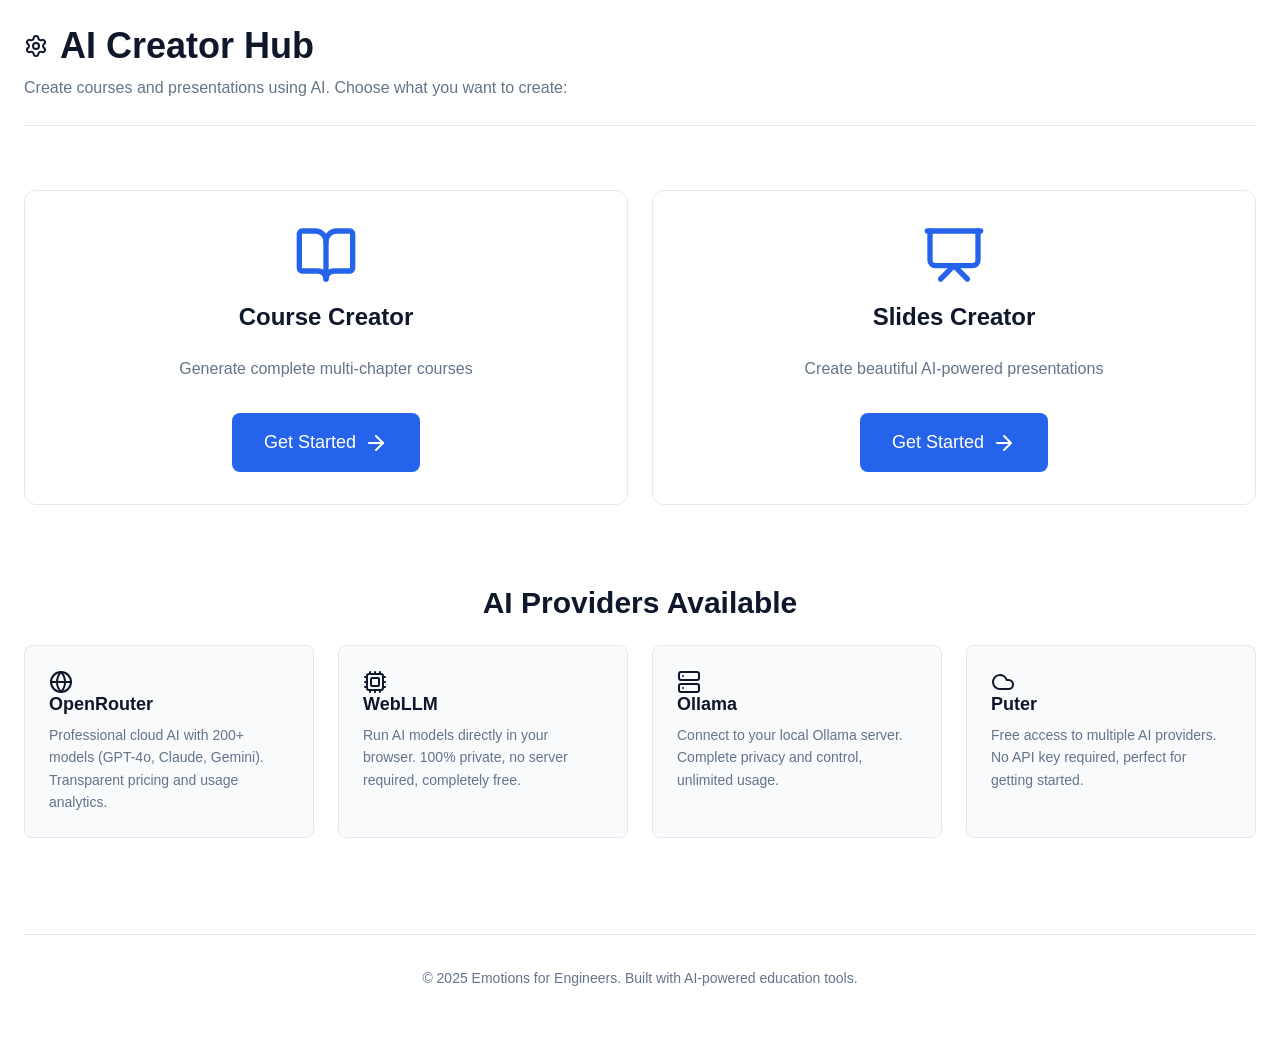
<file: creator/index.html>
<!DOCTYPE html>
<html lang="en">
<head>
  <meta charset="UTF-8">
  <meta name="viewport" content="width=device-width, initial-scale=1.0">
  <meta name="description" content="AI Creator Hub - Create courses and presentations using AI">
  <title>AI Creator Hub - Emotions for Engineers</title>
  <link rel="stylesheet" href="assets/css/themes/minimal-theme.css">
  <script src="assets/js/lucide/lucide.min.js"></script>
</head>
<body>
  <div class="container">
    <header>
      <h1>
        <i data-lucide="settings"></i>
        AI Creator Hub
      </h1>
      <p>Create courses and presentations using AI. Choose what you want to create:</p>
    </header>

    <main>
      <section class="section-sm">
        <div class="grid-2">
          <!-- Course Creator Card -->
          <div class="creator-card">
            <i data-lucide="book-open" class="card-icon"></i>
            <h2>Course Creator</h2>
            <p>Generate complete multi-chapter courses</p>
            <a href="course.html" class="btn btn-primary btn-lg">
              Get Started <i data-lucide="arrow-right"></i>
            </a>
          </div>

          <!-- Slides Creator Card -->
          <div class="creator-card">
            <i data-lucide="presentation" class="card-icon"></i>
            <h2>Slides Creator</h2>
            <p>Create beautiful AI-powered presentations</p>
            <a href="slides.html" class="btn btn-primary btn-lg">
              Get Started <i data-lucide="arrow-right"></i>
            </a>
          </div>
        </div>
      </section>

      <div class="spacer-lg"></div>

      <section class="provider-preview">
        <h2 class="text-center mb-6">AI Providers Available</h2>
        <div class="grid-4">
          <!-- OpenRouter Preview -->
          <div class="provider-card">
            <i data-lucide="globe"></i>
            <h3>OpenRouter</h3>
            <p>Professional cloud AI with 200+ models (GPT-4o, Claude, Gemini). Transparent pricing and usage analytics.</p>
          </div>

          <!-- WebLLM Preview -->
          <div class="provider-card">
            <i data-lucide="cpu"></i>
            <h3>WebLLM</h3>
            <p>Run AI models directly in your browser. 100% private, no server required, completely free.</p>
          </div>

          <!-- Ollama Preview -->
          <div class="provider-card">
            <i data-lucide="server"></i>
            <h3>Ollama</h3>
            <p>Connect to your local Ollama server. Complete privacy and control, unlimited usage.</p>
          </div>

          <!-- Puter Preview -->
          <div class="provider-card">
            <i data-lucide="cloud"></i>
            <h3>Puter</h3>
            <p>Free access to multiple AI providers. No API key required, perfect for getting started.</p>
          </div>
        </div>
      </section>
    </main>

    <footer>
      <p>&copy; 2025 Emotions for Engineers. Built with AI-powered education tools.</p>
    </footer>
  </div>

  <script>
    // Initialize Lucide icons
    lucide.createIcons();
  </script>
</body>
</html>
</file>
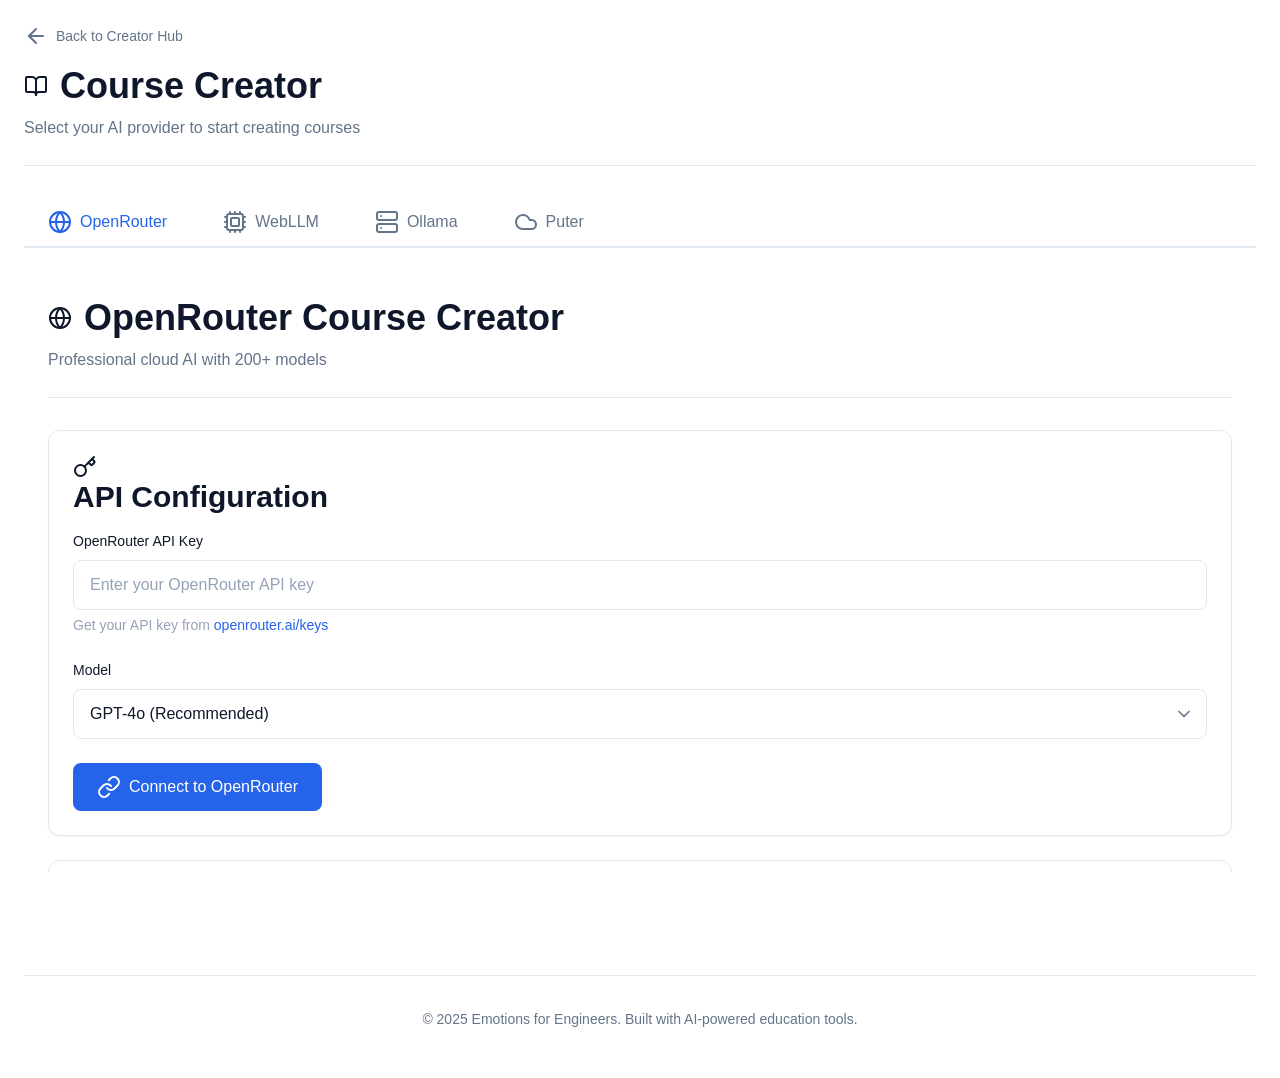
<file: creator/course.html>
<!DOCTYPE html>
<html lang="en">
<head>
  <meta charset="UTF-8">
  <meta name="viewport" content="width=device-width, initial-scale=1.0">
  <meta name="description" content="Course Creator - Generate multi-chapter courses using AI">
  <title>Course Creator - Emotions for Engineers</title>
  <link rel="stylesheet" href="assets/css/themes/minimal-theme.css">
  <script src="assets/js/lucide/lucide.min.js"></script>
</head>
<body>
  <div class="container">
    <header>
      <a href="index.html" class="back-btn">
        <i data-lucide="arrow-left"></i>
        Back to Creator Hub
      </a>
      <h1>
        <i data-lucide="book-open"></i>
        Course Creator
      </h1>
      <p>Select your AI provider to start creating courses</p>
    </header>

    <main>
      <div class="provider-tabs">
        <button class="tab-btn active" data-provider="openrouter">
          <i data-lucide="globe"></i>
          OpenRouter
        </button>
        <button class="tab-btn" data-provider="webllm">
          <i data-lucide="cpu"></i>
          WebLLM
        </button>
        <button class="tab-btn" data-provider="ollama">
          <i data-lucide="server"></i>
          Ollama
        </button>
        <button class="tab-btn" data-provider="puter">
          <i data-lucide="cloud"></i>
          Puter
        </button>
      </div>

      <div class="provider-content">
        <iframe id="provider-iframe" src="openrouter.html"></iframe>
      </div>
    </main>

    <footer>
      <p>&copy; 2025 Emotions for Engineers. Built with AI-powered education tools.</p>
    </footer>
  </div>

  <script type="module">
    // Initialize Lucide icons
    lucide.createIcons();

    // Provider tab switching functionality
    const tabs = document.querySelectorAll('.tab-btn');
    const iframe = document.getElementById('provider-iframe');
    const savedProvider = localStorage.getItem('selected_provider');

    // Restore saved provider selection
    if (savedProvider) {
      tabs.forEach(tab => {
        tab.classList.toggle('active', tab.dataset.provider === savedProvider);
      });
      iframe.src = `${savedProvider}.html`;
    }

    // Tab click handlers
    tabs.forEach(tab => {
      tab.addEventListener('click', () => {
        const provider = tab.dataset.provider;

        // Update active state
        tabs.forEach(t => t.classList.remove('active'));
        tab.classList.add('active');

        // Load provider page in iframe
        iframe.src = `${provider}.html`;

        // Save selection
        localStorage.setItem('selected_provider', provider);
      });
    });
  </script>
</body>
</html>
</file>
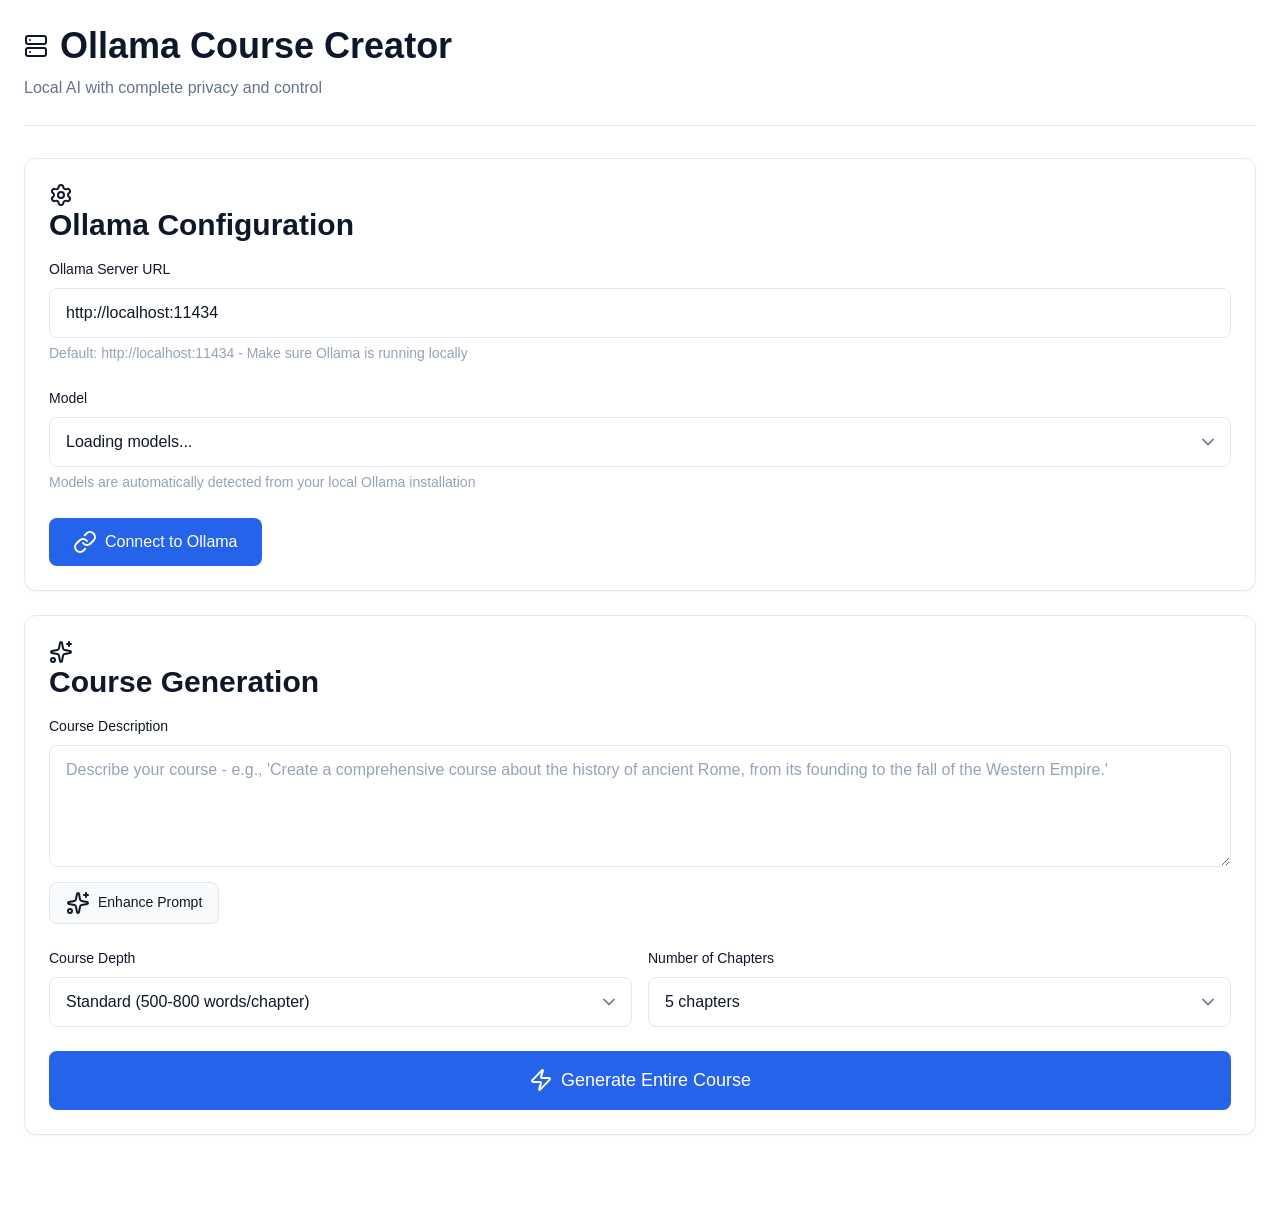
<file: creator/ollama.html>
<!DOCTYPE html>
<html lang="en">
<head>
  <meta charset="UTF-8">
  <meta name="viewport" content="width=device-width, initial-scale=1.0">
  <meta name="description" content="Ollama Course Creator - Generate courses using local AI models">
  <title>Ollama Course Creator - Emotions for Engineers</title>
  <link rel="stylesheet" href="assets/css/themes/minimal-theme.css">
  <link rel="stylesheet" href="https://uicdn.toast.com/editor/latest/toastui-editor.min.css">
  <script src="assets/js/lucide/lucide.min.js"></script>
  <script src="https://uicdn.toast.com/editor/latest/toastui-editor-all.min.js"></script>
</head>
<body>
  <div class="container">
    <header>
      <h1>
        <i data-lucide="server"></i>
        Ollama Course Creator
      </h1>
      <p>Local AI with complete privacy and control</p>
    </header>

    <main>
      <!-- Authentication Section -->
      <section class="card mb-6">
        <h2>
          <i data-lucide="settings"></i>
          Ollama Configuration
        </h2>
        <div class="form-group">
          <label for="ollama-url">Ollama Server URL</label>
          <input
            type="text"
            id="ollama-url"
            value="http://localhost:11434"
            placeholder="http://localhost:11434">
          <p class="form-hint">Default: http://localhost:11434 - Make sure Ollama is running locally</p>
        </div>

        <div class="form-group">
          <label for="model-select">Model</label>
          <select id="model-select">
            <option value="">Loading models...</option>
          </select>
          <p class="form-hint">Models are automatically detected from your local Ollama installation</p>
        </div>

        <div class="flex-row">
          <button id="connect-btn" class="btn btn-primary">
            <i data-lucide="link"></i>
            Connect to Ollama
          </button>
          <button id="disconnect-btn" class="btn btn-secondary hidden">
            <i data-lucide="x"></i>
            Disconnect
          </button>
        </div>

        <div id="connection-status" class="hidden mt-4"></div>
      </section>

      <!-- Course Generation Section -->
      <section class="card mb-6" id="generation-section">
        <h2>
          <i data-lucide="sparkles"></i>
          Course Generation
        </h2>

        <div class="form-group">
          <label for="master-prompt">Course Description</label>
          <textarea
            id="master-prompt"
            rows="4"
            placeholder="Describe your course - e.g., 'Create a comprehensive course about the history of ancient Rome, from its founding to the fall of the Western Empire.'"></textarea>
          <button id="enhance-prompt-btn" class="btn btn-secondary btn-sm mt-2">
            <i data-lucide="sparkles"></i>
            Enhance Prompt
          </button>
        </div>

        <div class="flex-row">
          <div class="form-group form-group-flex">
            <label for="course-depth">Course Depth</label>
            <select id="course-depth">
              <option value="outline">Outline (50-100 words/chapter)</option>
              <option value="brief">Brief (200-400 words/chapter)</option>
              <option value="standard" selected>Standard (500-800 words/chapter)</option>
              <option value="detailed">Detailed (1000-1500 words/chapter)</option>
              <option value="comprehensive">Comprehensive (2000+ words/chapter)</option>
            </select>
          </div>

          <div class="form-group form-group-flex">
            <label for="chapter-count">Number of Chapters</label>
            <select id="chapter-count">
              <option value="1">1 chapter</option>
              <option value="2">2 chapters</option>
              <option value="3">3 chapters</option>
              <option value="4">4 chapters</option>
              <option value="5" selected>5 chapters</option>
              <option value="6">6 chapters</option>
              <option value="7">7 chapters</option>
              <option value="8">8 chapters</option>
              <option value="9">9 chapters</option>
              <option value="10">10 chapters</option>
            </select>
          </div>
        </div>

        <button id="generate-course-btn" class="btn btn-primary btn-lg btn-block">
          <i data-lucide="zap"></i>
          Generate Entire Course
        </button>

        <div id="generation-status" class="hidden mt-4"></div>
      </section>

      <!-- Course Details Section -->
      <section class="card mb-6 hidden" id="course-details-section">
        <h2>
          <i data-lucide="file-text"></i>
          Course Details
        </h2>

        <div class="form-group">
          <label for="course-name">Course Name</label>
          <input
            type="text"
            id="course-name"
            placeholder="Course name (generated by AI)">
        </div>

        <div class="form-group">
          <label for="course-description">Course Description</label>
          <textarea
            id="course-description"
            rows="3"
            placeholder="Brief overview for the main landing page (generated by AI)"></textarea>
        </div>
      </section>

      <!-- Chapter Content Section -->
      <section class="card mb-6 hidden" id="chapter-content-section">
        <div class="flex-row flex-between mb-4">
          <h2>
            <i data-lucide="book-open"></i>
            Chapter Content
          </h2>
          <button id="clear-form-btn" class="btn btn-danger btn-sm">
            <i data-lucide="rotate-ccw"></i>
            Clear Form & Start New
          </button>
        </div>

        <div id="chapter-tabs-container" class="provider-tabs mb-4"></div>
        <div id="chapter-editors-container"></div>
      </section>

      <!-- Language Selection Section -->
      <section class="card mb-6 hidden" id="language-section">
        <h2>
          <i data-lucide="globe-2"></i>
          Language Selection
        </h2>
        <p class="text-secondary mb-4">Select languages for your course (English is always included)</p>

        <div class="grid-4">
          <div class="checkbox-item">
            <input type="checkbox" id="lang-en" value="en" checked disabled>
            <label for="lang-en">
              <i data-lucide="star"></i>
              English (Featured)
            </label>
          </div>
          <div class="checkbox-item">
            <input type="checkbox" id="lang-de" value="de" class="language-checkbox">
            <label for="lang-de">Deutsch (German)</label>
          </div>
          <div class="checkbox-item">
            <input type="checkbox" id="lang-fr" value="fr" class="language-checkbox">
            <label for="lang-fr">Français (French)</label>
          </div>
          <div class="checkbox-item">
            <input type="checkbox" id="lang-hi" value="hi" class="language-checkbox">
            <label for="lang-hi">हिन्दी (Hindi)</label>
          </div>
          <div class="checkbox-item">
            <input type="checkbox" id="lang-it" value="it" class="language-checkbox">
            <label for="lang-it">Italiano (Italian)</label>
          </div>
          <div class="checkbox-item">
            <input type="checkbox" id="lang-ja" value="ja" class="language-checkbox">
            <label for="lang-ja">日本語 (Japanese)</label>
          </div>
          <div class="checkbox-item">
            <input type="checkbox" id="lang-pt" value="pt" class="language-checkbox">
            <label for="lang-pt">Português (Portuguese)</label>
          </div>
          <div class="checkbox-item">
            <input type="checkbox" id="lang-ro" value="ro" class="language-checkbox">
            <label for="lang-ro">Română (Romanian)</label>
          </div>
          <div class="checkbox-item">
            <input type="checkbox" id="lang-ru" value="ru" class="language-checkbox">
            <label for="lang-ru">Русский (Russian)</label>
          </div>
          <div class="checkbox-item">
            <input type="checkbox" id="lang-es" value="es" class="language-checkbox">
            <label for="lang-es">Español (Spanish)</label>
          </div>
          <div class="checkbox-item">
            <input type="checkbox" id="lang-zh" value="zh" class="language-checkbox">
            <label for="lang-zh">中文 (Chinese)</label>
          </div>
        </div>
      </section>

      <!-- Generate & Download Section -->
      <section class="card mb-6 hidden" id="export-section">
        <h2>
          <i data-lucide="download"></i>
          Generate & Download
        </h2>
        <p class="text-secondary mb-4">Create and download your course files</p>

        <button id="generate-files-btn" class="btn btn-primary btn-lg btn-block">
          <i data-lucide="file-plus"></i>
          Generate Course Files
        </button>

        <div id="file-generation-status" class="hidden mt-4"></div>

        <div id="download-section" class="hidden mt-6">
          <h3 class="mb-4">Downloads</h3>
          <p class="text-secondary mb-4">Your files have been generated. Download them below.</p>
          <button id="download-btn" class="btn btn-primary btn-lg btn-block">
            <i data-lucide="download"></i>
            Download Course Files (.zip)
          </button>
        </div>
      </section>
    </main>
  </div>

  <!-- Overwrite Confirmation Modal -->
  <div id="overwrite-modal" class="modal hidden">
    <div class="modal-content">
      <h3>
        <i data-lucide="alert-triangle"></i>
        Overwrite Existing Content?
      </h3>
      <p>There are chapters with content present. Do you want to remove them before generating new content?</p>
      <div class="flex-row flex-end modal-actions">
        <button id="modal-cancel-btn" class="btn btn-secondary">
          <i data-lucide="x"></i>
          Cancel
        </button>
        <button id="modal-confirm-btn" class="btn btn-danger">
          <i data-lucide="check"></i>
          Yes, Overwrite
        </button>
      </div>
    </div>
  </div>

  <script type="module" src="assets/js/pages/ollama-page.js"></script>
  <script>
    // Initialize Lucide icons
    lucide.createIcons();
  </script>
</body>
</html>
</file>
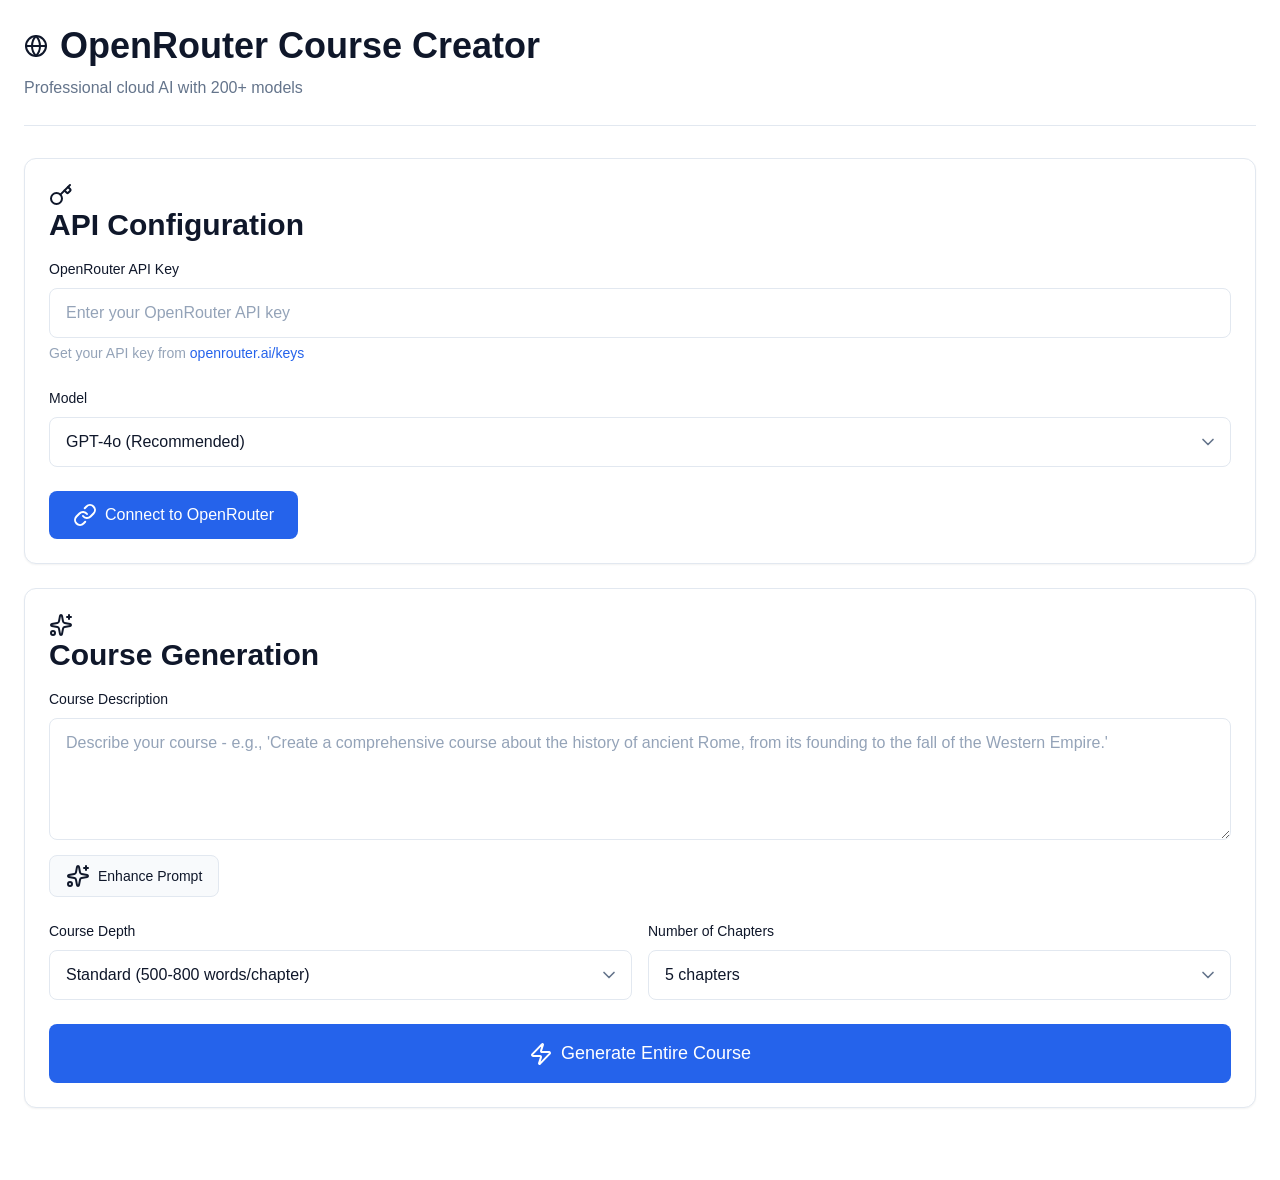
<file: creator/openrouter.html>
<!DOCTYPE html>
<html lang="en">
<head>
  <meta charset="UTF-8">
  <meta name="viewport" content="width=device-width, initial-scale=1.0">
  <meta name="description" content="OpenRouter Course Creator - Generate courses using cloud AI">
  <title>OpenRouter Course Creator - Emotions for Engineers</title>
  <link rel="stylesheet" href="assets/css/themes/minimal-theme.css">
  <link rel="stylesheet" href="https://uicdn.toast.com/editor/latest/toastui-editor.min.css">
  <script src="assets/js/lucide/lucide.min.js"></script>
  <script src="https://uicdn.toast.com/editor/latest/toastui-editor-all.min.js"></script>
</head>
<body>
  <div class="container">
    <header>
      <h1>
        <i data-lucide="globe"></i>
        OpenRouter Course Creator
      </h1>
      <p>Professional cloud AI with 200+ models</p>
    </header>

    <main>
      <!-- Authentication Section -->
      <section class="card mb-6">
        <h2>
          <i data-lucide="key"></i>
          API Configuration
        </h2>
        <div class="form-group">
          <label for="api-key">OpenRouter API Key</label>
          <input
            type="password"
            id="api-key"
            placeholder="Enter your OpenRouter API key"
            autocomplete="off">
          <p class="form-hint">Get your API key from <a href="https://openrouter.ai/keys" target="_blank">openrouter.ai/keys</a></p>
        </div>

        <div class="form-group">
          <label for="model-select">Model</label>
          <select id="model-select">
            <option value="openai/gpt-4o">GPT-4o (Recommended)</option>
            <option value="openai/gpt-4-turbo">GPT-4 Turbo</option>
            <option value="anthropic/claude-3.5-sonnet">Claude 3.5 Sonnet</option>
            <option value="anthropic/claude-3-opus">Claude 3 Opus</option>
            <option value="google/gemini-pro-1.5">Gemini Pro 1.5</option>
            <option value="google/gemini-flash-1.5">Gemini Flash 1.5</option>
          </select>
        </div>

        <div class="flex-row">
          <button id="connect-btn" class="btn btn-primary">
            <i data-lucide="link"></i>
            Connect to OpenRouter
          </button>
          <button id="disconnect-btn" class="btn btn-secondary hidden">
            <i data-lucide="x"></i>
            Disconnect
          </button>
        </div>

        <div id="connection-status" class="hidden mt-4"></div>
      </section>

      <!-- Course Generation Section -->
      <section class="card mb-6" id="generation-section">
        <h2>
          <i data-lucide="sparkles"></i>
          Course Generation
        </h2>

        <div class="form-group">
          <label for="master-prompt">Course Description</label>
          <textarea
            id="master-prompt"
            rows="4"
            placeholder="Describe your course - e.g., 'Create a comprehensive course about the history of ancient Rome, from its founding to the fall of the Western Empire.'"></textarea>
          <button id="enhance-prompt-btn" class="btn btn-secondary btn-sm mt-2">
            <i data-lucide="sparkles"></i>
            Enhance Prompt
          </button>
        </div>

        <div class="flex-row">
          <div class="form-group form-group-flex">
            <label for="course-depth">Course Depth</label>
            <select id="course-depth">
              <option value="outline">Outline (50-100 words/chapter)</option>
              <option value="brief">Brief (200-400 words/chapter)</option>
              <option value="standard" selected>Standard (500-800 words/chapter)</option>
              <option value="detailed">Detailed (1000-1500 words/chapter)</option>
              <option value="comprehensive">Comprehensive (2000+ words/chapter)</option>
            </select>
          </div>

          <div class="form-group form-group-flex">
            <label for="chapter-count">Number of Chapters</label>
            <select id="chapter-count">
              <option value="1">1 chapter</option>
              <option value="2">2 chapters</option>
              <option value="3">3 chapters</option>
              <option value="4">4 chapters</option>
              <option value="5" selected>5 chapters</option>
              <option value="6">6 chapters</option>
              <option value="7">7 chapters</option>
              <option value="8">8 chapters</option>
              <option value="9">9 chapters</option>
              <option value="10">10 chapters</option>
            </select>
          </div>
        </div>

        <button id="generate-course-btn" class="btn btn-primary btn-lg btn-block">
          <i data-lucide="zap"></i>
          Generate Entire Course
        </button>

        <div id="generation-status" class="hidden mt-4"></div>
      </section>

      <!-- Course Details Section -->
      <section class="card mb-6 hidden" id="course-details-section">
        <h2>
          <i data-lucide="file-text"></i>
          Course Details
        </h2>

        <div class="form-group">
          <label for="course-name">Course Name</label>
          <input
            type="text"
            id="course-name"
            placeholder="Course name (generated by AI)">
        </div>

        <div class="form-group">
          <label for="course-description">Course Description</label>
          <textarea
            id="course-description"
            rows="3"
            placeholder="Brief overview for the main landing page (generated by AI)"></textarea>
        </div>
      </section>

      <!-- Chapter Content Section -->
      <section class="card mb-6 hidden" id="chapter-content-section">
        <div class="flex-row flex-between mb-4">
          <h2>
            <i data-lucide="book-open"></i>
            Chapter Content
          </h2>
          <button id="clear-form-btn" class="btn btn-danger btn-sm">
            <i data-lucide="rotate-ccw"></i>
            Clear Form & Start New
          </button>
        </div>

        <div id="chapter-tabs-container" class="provider-tabs mb-4"></div>
        <div id="chapter-editors-container"></div>
      </section>

      <!-- Language Selection Section -->
      <section class="card mb-6 hidden" id="language-section">
        <h2>
          <i data-lucide="globe-2"></i>
          Language Selection
        </h2>
        <p class="text-secondary mb-4">Select languages for your course (English is always included)</p>

        <div class="grid-4">
          <div class="checkbox-item">
            <input type="checkbox" id="lang-en" value="en" checked disabled>
            <label for="lang-en">
              <i data-lucide="star"></i>
              English (Featured)
            </label>
          </div>
          <div class="checkbox-item">
            <input type="checkbox" id="lang-de" value="de" class="language-checkbox">
            <label for="lang-de">Deutsch (German)</label>
          </div>
          <div class="checkbox-item">
            <input type="checkbox" id="lang-fr" value="fr" class="language-checkbox">
            <label for="lang-fr">Français (French)</label>
          </div>
          <div class="checkbox-item">
            <input type="checkbox" id="lang-hi" value="hi" class="language-checkbox">
            <label for="lang-hi">हिन्दी (Hindi)</label>
          </div>
          <div class="checkbox-item">
            <input type="checkbox" id="lang-it" value="it" class="language-checkbox">
            <label for="lang-it">Italiano (Italian)</label>
          </div>
          <div class="checkbox-item">
            <input type="checkbox" id="lang-ja" value="ja" class="language-checkbox">
            <label for="lang-ja">日本語 (Japanese)</label>
          </div>
          <div class="checkbox-item">
            <input type="checkbox" id="lang-pt" value="pt" class="language-checkbox">
            <label for="lang-pt">Português (Portuguese)</label>
          </div>
          <div class="checkbox-item">
            <input type="checkbox" id="lang-ro" value="ro" class="language-checkbox">
            <label for="lang-ro">Română (Romanian)</label>
          </div>
          <div class="checkbox-item">
            <input type="checkbox" id="lang-ru" value="ru" class="language-checkbox">
            <label for="lang-ru">Русский (Russian)</label>
          </div>
          <div class="checkbox-item">
            <input type="checkbox" id="lang-es" value="es" class="language-checkbox">
            <label for="lang-es">Español (Spanish)</label>
          </div>
          <div class="checkbox-item">
            <input type="checkbox" id="lang-zh" value="zh" class="language-checkbox">
            <label for="lang-zh">中文 (Chinese)</label>
          </div>
        </div>
      </section>

      <!-- Generate & Download Section -->
      <section class="card mb-6 hidden" id="export-section">
        <h2>
          <i data-lucide="download"></i>
          Generate & Download
        </h2>
        <p class="text-secondary mb-4">Create and download your course files</p>

        <button id="generate-files-btn" class="btn btn-primary btn-lg btn-block">
          <i data-lucide="file-plus"></i>
          Generate Course Files
        </button>

        <div id="file-generation-status" class="hidden mt-4"></div>

        <div id="download-section" class="hidden mt-6">
          <h3 class="mb-4">Downloads</h3>
          <p class="text-secondary mb-4">Your files have been generated. Download them below.</p>
          <button id="download-btn" class="btn btn-primary btn-lg btn-block">
            <i data-lucide="download"></i>
            Download Course Files (.zip)
          </button>
        </div>
      </section>
    </main>
  </div>

  <!-- Overwrite Confirmation Modal -->
  <div id="overwrite-modal" class="modal hidden">
    <div class="modal-content">
      <h3>
        <i data-lucide="alert-triangle"></i>
        Overwrite Existing Content?
      </h3>
      <p>There are chapters with content present. Do you want to remove them before generating new content?</p>
      <div class="flex-row flex-end modal-actions">
        <button id="modal-cancel-btn" class="btn btn-secondary">
          <i data-lucide="x"></i>
          Cancel
        </button>
        <button id="modal-confirm-btn" class="btn btn-danger">
          <i data-lucide="check"></i>
          Yes, Overwrite
        </button>
      </div>
    </div>
  </div>

  <script type="module" src="assets/js/pages/openrouter-page.js"></script>
  <script>
    // Initialize Lucide icons
    lucide.createIcons();
  </script>
</body>
</html>
</file>
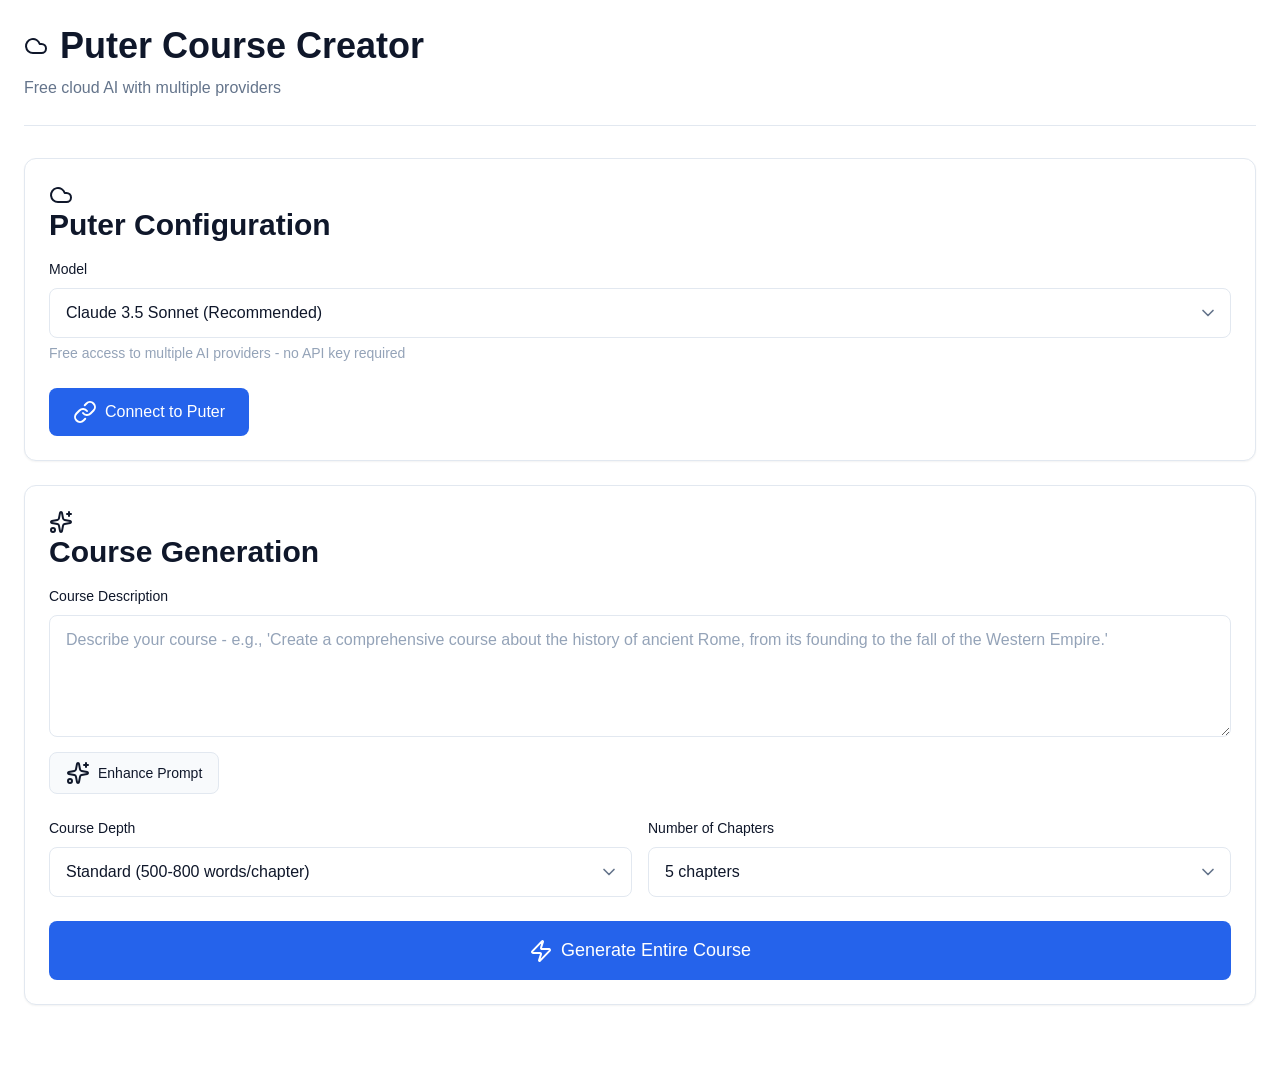
<file: creator/puter.html>
<!DOCTYPE html>
<html lang="en">
<head>
  <meta charset="UTF-8">
  <meta name="viewport" content="width=device-width, initial-scale=1.0">
  <meta name="description" content="Puter Course Creator - Generate courses using free cloud AI">
  <title>Puter Course Creator - Emotions for Engineers</title>
  <link rel="stylesheet" href="assets/css/themes/minimal-theme.css">
  <link rel="stylesheet" href="https://uicdn.toast.com/editor/latest/toastui-editor.min.css">
  <script src="assets/js/lucide/lucide.min.js"></script>
  <script src="https://uicdn.toast.com/editor/latest/toastui-editor-all.min.js"></script>
</head>
<body>
  <div class="container">
    <header>
      <h1>
        <i data-lucide="cloud"></i>
        Puter Course Creator
      </h1>
      <p>Free cloud AI with multiple providers</p>
    </header>

    <main>
      <!-- Authentication Section -->
      <section class="card mb-6">
        <h2>
          <i data-lucide="cloud"></i>
          Puter Configuration
        </h2>
        <div class="form-group">
          <label for="model-select">Model</label>
          <select id="model-select">
            <option value="claude-3-5-sonnet">Claude 3.5 Sonnet (Recommended)</option>
            <option value="gpt-4o">GPT-4o</option>
            <option value="gpt-4o-mini">GPT-4o Mini (Fast)</option>
            <option value="claude-3-opus">Claude 3 Opus</option>
            <option value="mistral-large">Mistral Large</option>
            <option value="llama-3.1-70b">Llama 3.1 70B</option>
          </select>
          <p class="form-hint">Free access to multiple AI providers - no API key required</p>
        </div>

        <div class="flex-row">
          <button id="connect-btn" class="btn btn-primary">
            <i data-lucide="link"></i>
            Connect to Puter
          </button>
          <button id="disconnect-btn" class="btn btn-secondary hidden">
            <i data-lucide="x"></i>
            Disconnect
          </button>
        </div>

        <div id="connection-status" class="hidden mt-4"></div>
      </section>

      <!-- Course Generation Section -->
      <section class="card mb-6" id="generation-section">
        <h2>
          <i data-lucide="sparkles"></i>
          Course Generation
        </h2>

        <div class="form-group">
          <label for="master-prompt">Course Description</label>
          <textarea
            id="master-prompt"
            rows="4"
            placeholder="Describe your course - e.g., 'Create a comprehensive course about the history of ancient Rome, from its founding to the fall of the Western Empire.'"></textarea>
          <button id="enhance-prompt-btn" class="btn btn-secondary btn-sm mt-2">
            <i data-lucide="sparkles"></i>
            Enhance Prompt
          </button>
        </div>

        <div class="flex-row">
          <div class="form-group form-group-flex">
            <label for="course-depth">Course Depth</label>
            <select id="course-depth">
              <option value="outline">Outline (50-100 words/chapter)</option>
              <option value="brief">Brief (200-400 words/chapter)</option>
              <option value="standard" selected>Standard (500-800 words/chapter)</option>
              <option value="detailed">Detailed (1000-1500 words/chapter)</option>
              <option value="comprehensive">Comprehensive (2000+ words/chapter)</option>
            </select>
          </div>

          <div class="form-group form-group-flex">
            <label for="chapter-count">Number of Chapters</label>
            <select id="chapter-count">
              <option value="1">1 chapter</option>
              <option value="2">2 chapters</option>
              <option value="3">3 chapters</option>
              <option value="4">4 chapters</option>
              <option value="5" selected>5 chapters</option>
              <option value="6">6 chapters</option>
              <option value="7">7 chapters</option>
              <option value="8">8 chapters</option>
              <option value="9">9 chapters</option>
              <option value="10">10 chapters</option>
            </select>
          </div>
        </div>

        <button id="generate-course-btn" class="btn btn-primary btn-lg btn-block">
          <i data-lucide="zap"></i>
          Generate Entire Course
        </button>

        <div id="generation-status" class="hidden mt-4"></div>
      </section>

      <!-- Course Details Section -->
      <section class="card mb-6 hidden" id="course-details-section">
        <h2>
          <i data-lucide="file-text"></i>
          Course Details
        </h2>

        <div class="form-group">
          <label for="course-name">Course Name</label>
          <input
            type="text"
            id="course-name"
            placeholder="Course name (generated by AI)">
        </div>

        <div class="form-group">
          <label for="course-description">Course Description</label>
          <textarea
            id="course-description"
            rows="3"
            placeholder="Brief overview for the main landing page (generated by AI)"></textarea>
        </div>
      </section>

      <!-- Chapter Content Section -->
      <section class="card mb-6 hidden" id="chapter-content-section">
        <div class="flex-row flex-between mb-4">
          <h2>
            <i data-lucide="book-open"></i>
            Chapter Content
          </h2>
          <button id="clear-form-btn" class="btn btn-danger btn-sm">
            <i data-lucide="rotate-ccw"></i>
            Clear Form & Start New
          </button>
        </div>

        <div id="chapter-tabs-container" class="provider-tabs mb-4"></div>
        <div id="chapter-editors-container"></div>
      </section>

      <!-- Language Selection Section -->
      <section class="card mb-6 hidden" id="language-section">
        <h2>
          <i data-lucide="globe-2"></i>
          Language Selection
        </h2>
        <p class="text-secondary mb-4">Select languages for your course (English is always included)</p>

        <div class="grid-4">
          <div class="checkbox-item">
            <input type="checkbox" id="lang-en" value="en" checked disabled>
            <label for="lang-en">
              <i data-lucide="star"></i>
              English (Featured)
            </label>
          </div>
          <div class="checkbox-item">
            <input type="checkbox" id="lang-de" value="de" class="language-checkbox">
            <label for="lang-de">Deutsch (German)</label>
          </div>
          <div class="checkbox-item">
            <input type="checkbox" id="lang-fr" value="fr" class="language-checkbox">
            <label for="lang-fr">Français (French)</label>
          </div>
          <div class="checkbox-item">
            <input type="checkbox" id="lang-hi" value="hi" class="language-checkbox">
            <label for="lang-hi">हिन्दी (Hindi)</label>
          </div>
          <div class="checkbox-item">
            <input type="checkbox" id="lang-it" value="it" class="language-checkbox">
            <label for="lang-it">Italiano (Italian)</label>
          </div>
          <div class="checkbox-item">
            <input type="checkbox" id="lang-ja" value="ja" class="language-checkbox">
            <label for="lang-ja">日本語 (Japanese)</label>
          </div>
          <div class="checkbox-item">
            <input type="checkbox" id="lang-pt" value="pt" class="language-checkbox">
            <label for="lang-pt">Português (Portuguese)</label>
          </div>
          <div class="checkbox-item">
            <input type="checkbox" id="lang-ro" value="ro" class="language-checkbox">
            <label for="lang-ro">Română (Romanian)</label>
          </div>
          <div class="checkbox-item">
            <input type="checkbox" id="lang-ru" value="ru" class="language-checkbox">
            <label for="lang-ru">Русский (Russian)</label>
          </div>
          <div class="checkbox-item">
            <input type="checkbox" id="lang-es" value="es" class="language-checkbox">
            <label for="lang-es">Español (Spanish)</label>
          </div>
          <div class="checkbox-item">
            <input type="checkbox" id="lang-zh" value="zh" class="language-checkbox">
            <label for="lang-zh">中文 (Chinese)</label>
          </div>
        </div>
      </section>

      <!-- Generate & Download Section -->
      <section class="card mb-6 hidden" id="export-section">
        <h2>
          <i data-lucide="download"></i>
          Generate & Download
        </h2>
        <p class="text-secondary mb-4">Create and download your course files</p>

        <button id="generate-files-btn" class="btn btn-primary btn-lg btn-block">
          <i data-lucide="file-plus"></i>
          Generate Course Files
        </button>

        <div id="file-generation-status" class="hidden mt-4"></div>

        <div id="download-section" class="hidden mt-6">
          <h3 class="mb-4">Downloads</h3>
          <p class="text-secondary mb-4">Your files have been generated. Download them below.</p>
          <button id="download-btn" class="btn btn-primary btn-lg btn-block">
            <i data-lucide="download"></i>
            Download Course Files (.zip)
          </button>
        </div>
      </section>
    </main>
  </div>

  <!-- Overwrite Confirmation Modal -->
  <div id="overwrite-modal" class="modal hidden">
    <div class="modal-content">
      <h3>
        <i data-lucide="alert-triangle"></i>
        Overwrite Existing Content?
      </h3>
      <p>There are chapters with content present. Do you want to remove them before generating new content?</p>
      <div class="flex-row flex-end modal-actions">
        <button id="modal-cancel-btn" class="btn btn-secondary">
          <i data-lucide="x"></i>
          Cancel
        </button>
        <button id="modal-confirm-btn" class="btn btn-danger">
          <i data-lucide="check"></i>
          Yes, Overwrite
        </button>
      </div>
    </div>
  </div>

  <script type="module" src="assets/js/pages/puter-page.js"></script>
  <script>
    // Initialize Lucide icons
    lucide.createIcons();
  </script>
</body>
</html>
</file>
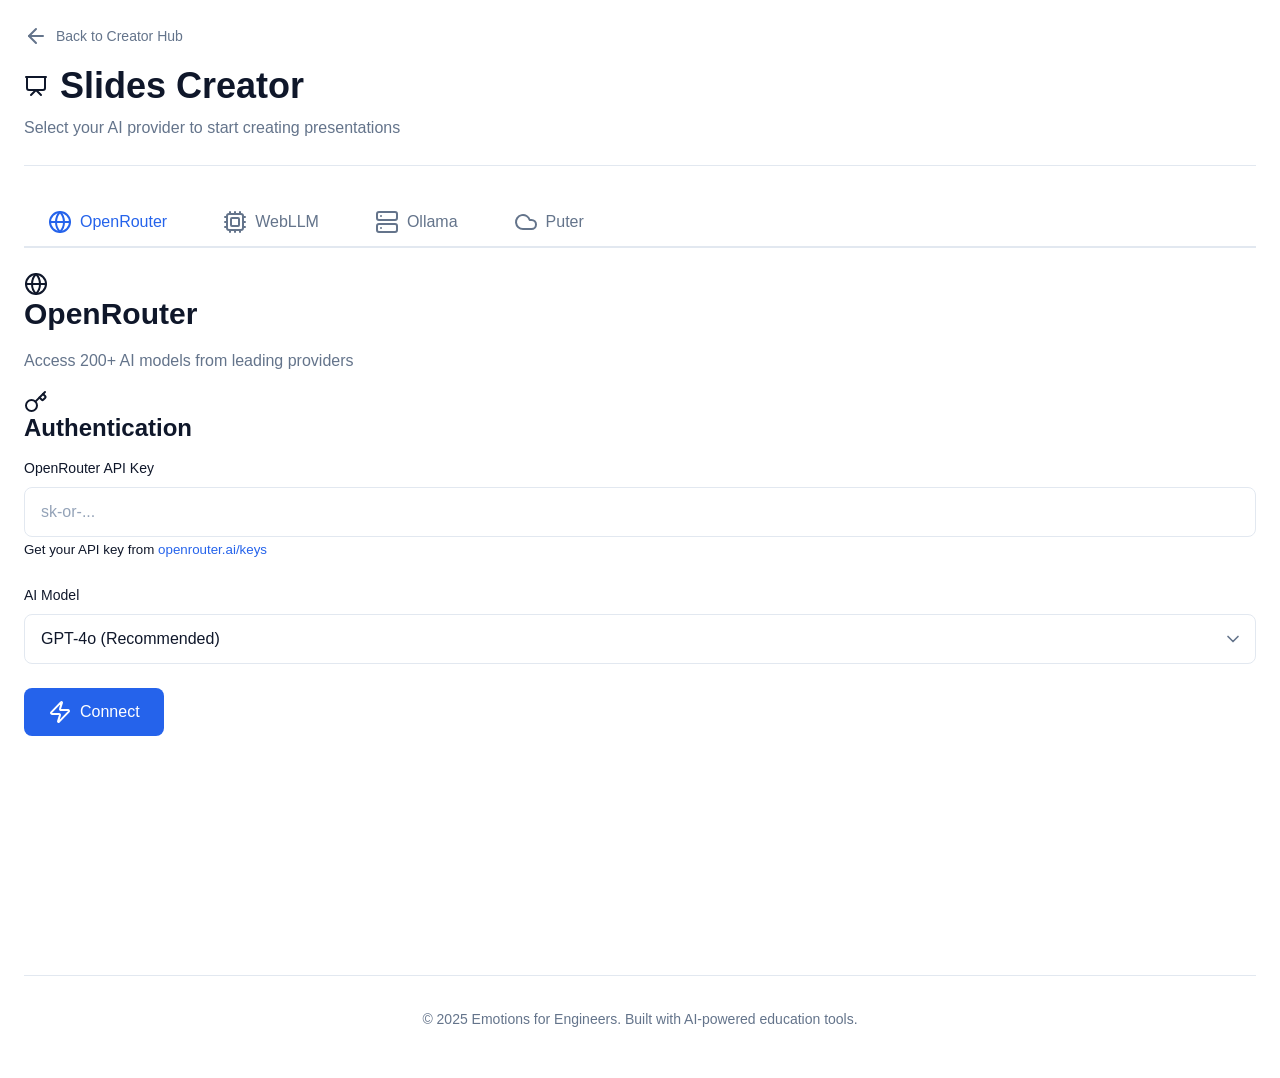
<file: creator/slides.html>
<!DOCTYPE html>
<html lang="en">
<head>
  <meta charset="UTF-8">
  <meta name="viewport" content="width=device-width, initial-scale=1.0">
  <meta name="description" content="Slides Creator - Create AI-powered presentations">
  <title>Slides Creator - Emotions for Engineers</title>
  <link rel="stylesheet" href="assets/css/themes/minimal-theme.css">
  <script src="assets/js/lucide/lucide.min.js"></script>
</head>
<body>
  <div class="container">
    <header>
      <a href="index.html" class="back-btn">
        <i data-lucide="arrow-left"></i>
        Back to Creator Hub
      </a>
      <h1>
        <i data-lucide="presentation"></i>
        Slides Creator
      </h1>
      <p>Select your AI provider to start creating presentations</p>
    </header>

    <main>
      <div class="provider-tabs">
        <button class="tab-btn active" data-provider="openrouter">
          <i data-lucide="globe"></i>
          OpenRouter
        </button>
        <button class="tab-btn" data-provider="webllm">
          <i data-lucide="cpu"></i>
          WebLLM
        </button>
        <button class="tab-btn" data-provider="ollama">
          <i data-lucide="server"></i>
          Ollama
        </button>
        <button class="tab-btn" data-provider="puter">
          <i data-lucide="cloud"></i>
          Puter
        </button>
      </div>

      <div class="provider-content">
        <iframe id="provider-iframe" class="provider-frame"></iframe>
      </div>
    </main>

    <footer>
      <p>&copy; 2025 Emotions for Engineers. Built with AI-powered education tools.</p>
    </footer>
  </div>

  <script type="module">
    // Initialize Lucide icons
    lucide.createIcons();

    class SlidesPage {
      constructor() {
        this.currentProvider = 'openrouter';
        this.init();
      }

      init() {
        this.bindTabEvents();
        this.loadSavedProvider();
      }

      bindTabEvents() {
        const tabs = document.querySelectorAll('.tab-btn');

        tabs.forEach(tab => {
          tab.addEventListener('click', () => {
            const provider = tab.dataset.provider;
            this.switchProvider(provider);
          });
        });
      }

      switchProvider(provider) {
        // Update active tab
        document.querySelectorAll('.tab-btn').forEach(tab => {
          tab.classList.toggle('active', tab.dataset.provider === provider);
        });

        // Load provider iframe
        const iframe = document.getElementById('provider-iframe');
        iframe.src = `slides/${provider}.html`;

        // Save preference
        this.currentProvider = provider;
        localStorage.setItem('selected_slides_provider', provider);
      }

      loadSavedProvider() {
        const saved = localStorage.getItem('selected_slides_provider');
        if (saved) {
          this.switchProvider(saved);
        } else {
          this.switchProvider(this.currentProvider);
        }
      }
    }

    new SlidesPage();
  </script>
</body>
</html>
</file>
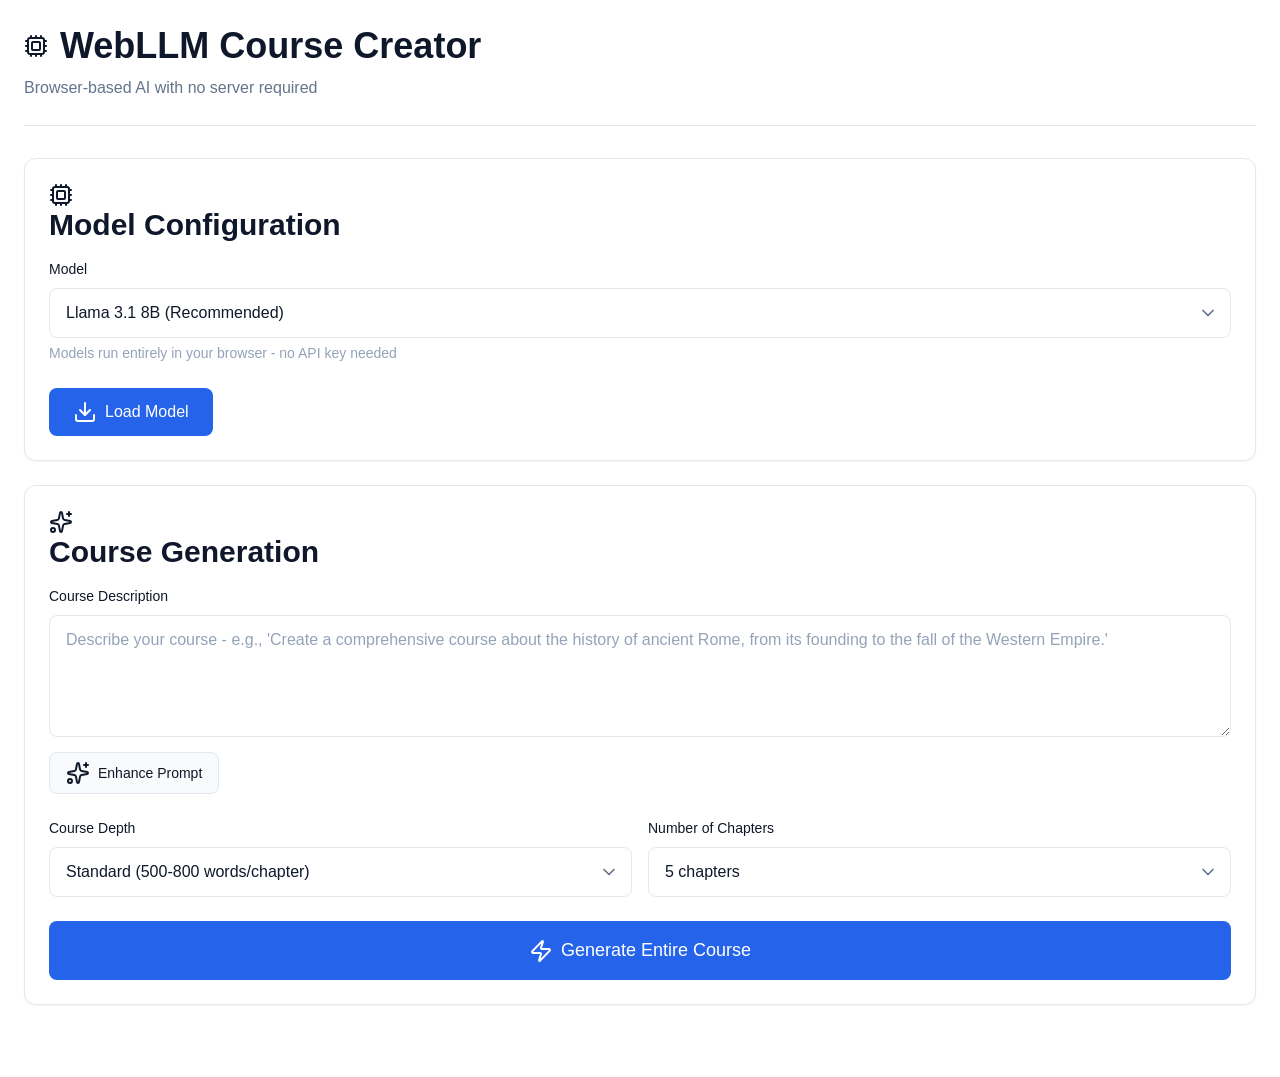
<file: creator/webllm.html>
<!DOCTYPE html>
<html lang="en">
<head>
  <meta charset="UTF-8">
  <meta name="viewport" content="width=device-width, initial-scale=1.0">
  <meta name="description" content="WebLLM Course Creator - Generate courses using browser-based AI">
  <title>WebLLM Course Creator - Emotions for Engineers</title>
  <link rel="stylesheet" href="assets/css/themes/minimal-theme.css">
  <link rel="stylesheet" href="https://uicdn.toast.com/editor/latest/toastui-editor.min.css">
  <script src="assets/js/lucide/lucide.min.js"></script>
  <script src="https://uicdn.toast.com/editor/latest/toastui-editor-all.min.js"></script>
</head>
<body>
  <div class="container">
    <header>
      <h1>
        <i data-lucide="cpu"></i>
        WebLLM Course Creator
      </h1>
      <p>Browser-based AI with no server required</p>
    </header>

    <main>
      <!-- Authentication Section -->
      <section class="card mb-6">
        <h2>
          <i data-lucide="cpu"></i>
          Model Configuration
        </h2>
        <div class="form-group">
          <label for="model-select">Model</label>
          <select id="model-select">
            <option value="Llama-3.1-8B-Instruct-q4f32_1-MLC">Llama 3.1 8B (Recommended)</option>
            <option value="Llama-3-8B-Instruct-q4f32_1-MLC">Llama 3 8B</option>
            <option value="Phi-3.5-mini-instruct-q4f16_1-MLC">Phi 3.5 Mini</option>
            <option value="TinyLlama-1.1B-Chat-v1.0-q4f16_1-MLC">TinyLlama 1.1B (Fast)</option>
            <option value="Mistral-7B-Instruct-v0.3-q4f16_1-MLC">Mistral 7B</option>
            <option value="gemma-2-2b-it-q4f16_1-MLC">Gemma 2 2B</option>
          </select>
          <p class="form-hint">Models run entirely in your browser - no API key needed</p>
        </div>

        <div id="model-loading-progress" class="hidden">
          <div class="progress-bar mb-2">
            <div id="model-progress-fill" class="progress-fill"></div>
          </div>
          <p id="model-loading-status" class="text-secondary text-center"></p>
        </div>

        <div class="flex-row">
          <button id="connect-btn" class="btn btn-primary">
            <i data-lucide="download"></i>
            Load Model
          </button>
          <button id="disconnect-btn" class="btn btn-secondary hidden">
            <i data-lucide="x"></i>
            Unload Model
          </button>
        </div>

        <div id="connection-status" class="hidden mt-4"></div>
      </section>

      <!-- Course Generation Section -->
      <section class="card mb-6" id="generation-section">
        <h2>
          <i data-lucide="sparkles"></i>
          Course Generation
        </h2>

        <div class="form-group">
          <label for="master-prompt">Course Description</label>
          <textarea
            id="master-prompt"
            rows="4"
            placeholder="Describe your course - e.g., 'Create a comprehensive course about the history of ancient Rome, from its founding to the fall of the Western Empire.'"></textarea>
          <button id="enhance-prompt-btn" class="btn btn-secondary btn-sm mt-2">
            <i data-lucide="sparkles"></i>
            Enhance Prompt
          </button>
        </div>

        <div class="flex-row">
          <div class="form-group form-group-flex">
            <label for="course-depth">Course Depth</label>
            <select id="course-depth">
              <option value="outline">Outline (50-100 words/chapter)</option>
              <option value="brief">Brief (200-400 words/chapter)</option>
              <option value="standard" selected>Standard (500-800 words/chapter)</option>
              <option value="detailed">Detailed (1000-1500 words/chapter)</option>
              <option value="comprehensive">Comprehensive (2000+ words/chapter)</option>
            </select>
          </div>

          <div class="form-group form-group-flex">
            <label for="chapter-count">Number of Chapters</label>
            <select id="chapter-count">
              <option value="1">1 chapter</option>
              <option value="2">2 chapters</option>
              <option value="3">3 chapters</option>
              <option value="4">4 chapters</option>
              <option value="5" selected>5 chapters</option>
              <option value="6">6 chapters</option>
              <option value="7">7 chapters</option>
              <option value="8">8 chapters</option>
              <option value="9">9 chapters</option>
              <option value="10">10 chapters</option>
            </select>
          </div>
        </div>

        <button id="generate-course-btn" class="btn btn-primary btn-lg btn-block">
          <i data-lucide="zap"></i>
          Generate Entire Course
        </button>

        <div id="generation-status" class="hidden mt-4"></div>
      </section>

      <!-- Course Details Section -->
      <section class="card mb-6 hidden" id="course-details-section">
        <h2>
          <i data-lucide="file-text"></i>
          Course Details
        </h2>

        <div class="form-group">
          <label for="course-name">Course Name</label>
          <input
            type="text"
            id="course-name"
            placeholder="Course name (generated by AI)">
        </div>

        <div class="form-group">
          <label for="course-description">Course Description</label>
          <textarea
            id="course-description"
            rows="3"
            placeholder="Brief overview for the main landing page (generated by AI)"></textarea>
        </div>
      </section>

      <!-- Chapter Content Section -->
      <section class="card mb-6 hidden" id="chapter-content-section">
        <div class="flex-row flex-between mb-4">
          <h2>
            <i data-lucide="book-open"></i>
            Chapter Content
          </h2>
          <button id="clear-form-btn" class="btn btn-danger btn-sm">
            <i data-lucide="rotate-ccw"></i>
            Clear Form & Start New
          </button>
        </div>

        <div id="chapter-tabs-container" class="provider-tabs mb-4"></div>
        <div id="chapter-editors-container"></div>
      </section>

      <!-- Language Selection Section -->
      <section class="card mb-6 hidden" id="language-section">
        <h2>
          <i data-lucide="globe-2"></i>
          Language Selection
        </h2>
        <p class="text-secondary mb-4">Select languages for your course (English is always included)</p>

        <div class="grid-4">
          <div class="checkbox-item">
            <input type="checkbox" id="lang-en" value="en" checked disabled>
            <label for="lang-en">
              <i data-lucide="star"></i>
              English (Featured)
            </label>
          </div>
          <div class="checkbox-item">
            <input type="checkbox" id="lang-de" value="de" class="language-checkbox">
            <label for="lang-de">Deutsch (German)</label>
          </div>
          <div class="checkbox-item">
            <input type="checkbox" id="lang-fr" value="fr" class="language-checkbox">
            <label for="lang-fr">Français (French)</label>
          </div>
          <div class="checkbox-item">
            <input type="checkbox" id="lang-hi" value="hi" class="language-checkbox">
            <label for="lang-hi">हिन्दी (Hindi)</label>
          </div>
          <div class="checkbox-item">
            <input type="checkbox" id="lang-it" value="it" class="language-checkbox">
            <label for="lang-it">Italiano (Italian)</label>
          </div>
          <div class="checkbox-item">
            <input type="checkbox" id="lang-ja" value="ja" class="language-checkbox">
            <label for="lang-ja">日本語 (Japanese)</label>
          </div>
          <div class="checkbox-item">
            <input type="checkbox" id="lang-pt" value="pt" class="language-checkbox">
            <label for="lang-pt">Português (Portuguese)</label>
          </div>
          <div class="checkbox-item">
            <input type="checkbox" id="lang-ro" value="ro" class="language-checkbox">
            <label for="lang-ro">Română (Romanian)</label>
          </div>
          <div class="checkbox-item">
            <input type="checkbox" id="lang-ru" value="ru" class="language-checkbox">
            <label for="lang-ru">Русский (Russian)</label>
          </div>
          <div class="checkbox-item">
            <input type="checkbox" id="lang-es" value="es" class="language-checkbox">
            <label for="lang-es">Español (Spanish)</label>
          </div>
          <div class="checkbox-item">
            <input type="checkbox" id="lang-zh" value="zh" class="language-checkbox">
            <label for="lang-zh">中文 (Chinese)</label>
          </div>
        </div>
      </section>

      <!-- Generate & Download Section -->
      <section class="card mb-6 hidden" id="export-section">
        <h2>
          <i data-lucide="download"></i>
          Generate & Download
        </h2>
        <p class="text-secondary mb-4">Create and download your course files</p>

        <button id="generate-files-btn" class="btn btn-primary btn-lg btn-block">
          <i data-lucide="file-plus"></i>
          Generate Course Files
        </button>

        <div id="file-generation-status" class="hidden mt-4"></div>

        <div id="download-section" class="hidden mt-6">
          <h3 class="mb-4">Downloads</h3>
          <p class="text-secondary mb-4">Your files have been generated. Download them below.</p>
          <button id="download-btn" class="btn btn-primary btn-lg btn-block">
            <i data-lucide="download"></i>
            Download Course Files (.zip)
          </button>
        </div>
      </section>
    </main>
  </div>

  <!-- Overwrite Confirmation Modal -->
  <div id="overwrite-modal" class="modal hidden">
    <div class="modal-content">
      <h3>
        <i data-lucide="alert-triangle"></i>
        Overwrite Existing Content?
      </h3>
      <p>There are chapters with content present. Do you want to remove them before generating new content?</p>
      <div class="flex-row flex-end modal-actions">
        <button id="modal-cancel-btn" class="btn btn-secondary">
          <i data-lucide="x"></i>
          Cancel
        </button>
        <button id="modal-confirm-btn" class="btn btn-danger">
          <i data-lucide="check"></i>
          Yes, Overwrite
        </button>
      </div>
    </div>
  </div>

  <script type="module" src="assets/js/pages/webllm-page.js"></script>
  <script>
    // Initialize Lucide icons
    lucide.createIcons();
  </script>
</body>
</html>
</file>
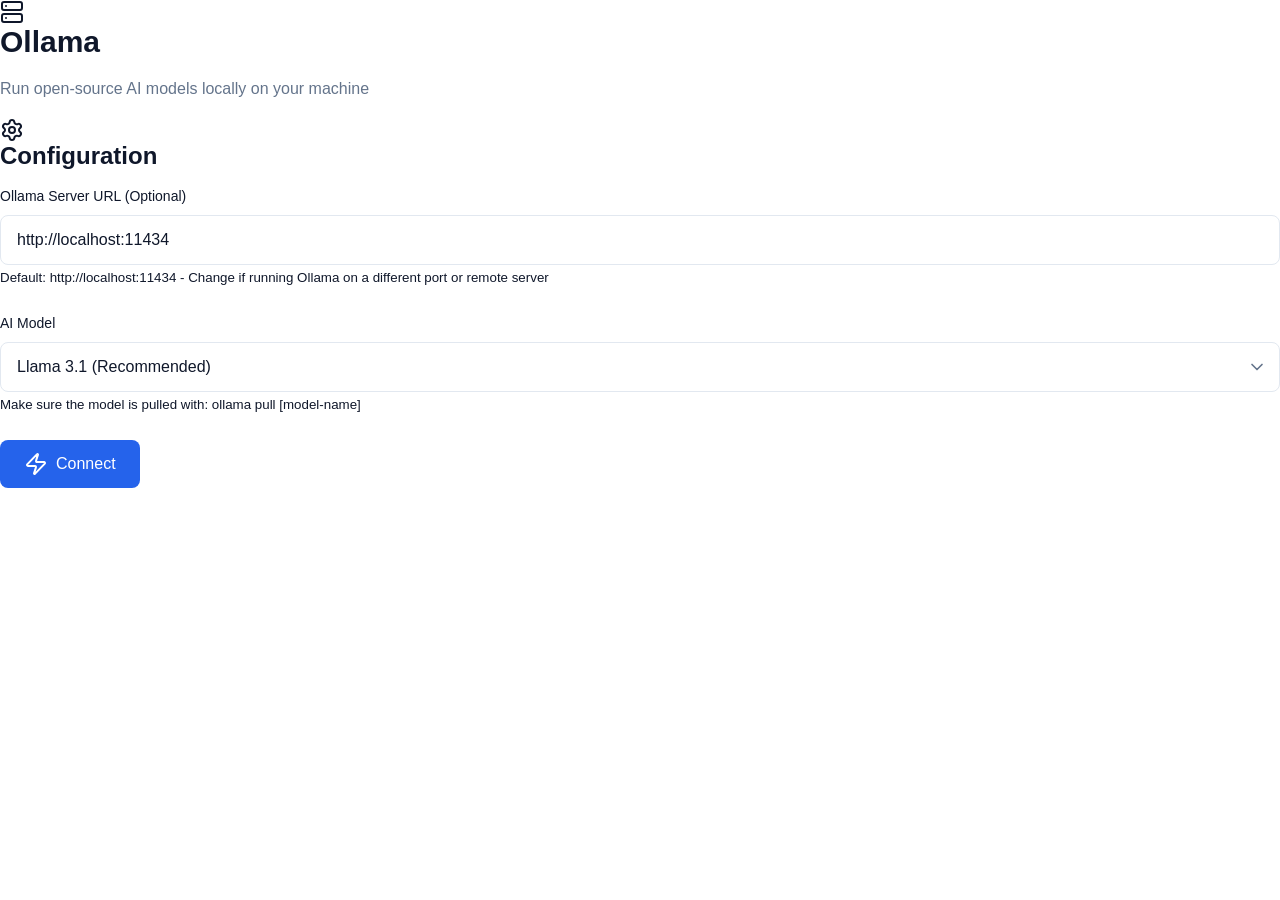
<file: creator/slides/ollama.html>
<!DOCTYPE html>
<html lang="en">
<head>
  <meta charset="UTF-8">
  <meta name="viewport" content="width=device-width, initial-scale=1.0">
  <title>Ollama Slides Creator</title>
  <link rel="stylesheet" href="../assets/css/themes/minimal-theme.css">
  <link rel="stylesheet" href="../assets/css/components/modals.css">
  <script src="../assets/js/lucide/lucide.min.js"></script>
</head>
<body>
  <main class="creator-container">
    <!-- Provider Info -->
    <section class="provider-section">
      <div class="provider-header">
        <div class="provider-title">
          <i data-lucide="server"></i>
          <h2>Ollama</h2>
        </div>
        <p class="provider-description">Run open-source AI models locally on your machine</p>
      </div>
    </section>

    <!-- Authentication Section -->
    <section class="auth-section">
      <h3>
        <i data-lucide="settings"></i>
        Configuration
      </h3>

      <div class="form-group">
        <label for="server-url">Ollama Server URL (Optional)</label>
        <input type="text" id="server-url" placeholder="http://localhost:11434" value="http://localhost:11434" autocomplete="off">
        <small class="form-help">Default: http://localhost:11434 - Change if running Ollama on a different port or remote server</small>
      </div>

      <div class="form-group">
        <label for="model-select">AI Model</label>
        <select id="model-select">
          <option value="llama3.1" selected>Llama 3.1 (Recommended)</option>
          <option value="mistral">Mistral</option>
          <option value="phi3">Phi 3</option>
          <option value="gemma2">Gemma 2</option>
          <option value="qwen2.5">Qwen 2.5</option>
        </select>
        <small class="form-help">Make sure the model is pulled with: ollama pull [model-name]</small>
      </div>

      <div class="button-group">
        <button id="connect-btn" class="btn btn-primary">
          <i data-lucide="zap"></i>
          Connect
        </button>
        <button id="disconnect-btn" class="btn btn-danger hidden">
          <i data-lucide="x"></i>
          Disconnect
        </button>
      </div>

      <div id="connection-status" class="status-display hidden"></div>
    </section>

    <!-- Presentation Generation Section -->
    <section class="generation-section hidden" id="generation-section">
      <h3>
        <i data-lucide="presentation"></i>
        Generate Presentation
      </h3>

      <div class="form-group">
        <label for="presentation-topic">Presentation Topic</label>
        <textarea id="presentation-topic" rows="4" placeholder="Example: 'The Future of Artificial Intelligence in Healthcare' or 'Introduction to Quantum Computing'"></textarea>
      </div>

      <div class="form-row">
        <div class="form-group form-group-flex">
          <label for="slide-count">Number of Slides</label>
          <select id="slide-count">
            <option value="4">4 slides</option>
            <option value="6">6 slides</option>
            <option value="8" selected>8 slides</option>
            <option value="10">10 slides</option>
            <option value="12">12 slides</option>
          </select>
        </div>
      </div>

      <div class="button-group">
        <button id="enhance-topic-btn" class="btn btn-secondary">
          <i data-lucide="sparkles"></i>
          Enhance Topic
        </button>
        <button id="generate-presentation-btn" class="btn btn-primary btn-lg">
          <i data-lucide="zap"></i>
          Generate Presentation
        </button>
        <button id="clear-form-btn" class="btn btn-danger">
          <i data-lucide="rotate-ccw"></i>
          Clear Form
        </button>
      </div>

      <div id="generation-status" class="status-display hidden"></div>
    </section>

    <!-- Presentation Details Section -->
    <section class="details-section hidden" id="presentation-details-section">
      <h3>
        <i data-lucide="edit"></i>
        Presentation Details
      </h3>

      <div class="form-group">
        <label for="presentation-name">Presentation Name</label>
        <input type="text" id="presentation-name" placeholder="Enter presentation name">
      </div>
    </section>

    <!-- Slides Navigation -->
    <section class="slides-section hidden" id="slides-section">
      <h3>
        <i data-lucide="layers"></i>
        Slides
      </h3>

      <div id="slide-tabs-container" class="tab-container"></div>

      <!-- Canvas Container for Konva -->
      <div id="konva-container" class="konva-container"></div>
    </section>

    <!-- Export Section -->
    <section class="export-section hidden" id="export-section">
      <h3>
        <i data-lucide="download"></i>
        Export & Download
      </h3>

      <div class="export-grid">
        <button id="export-markdown-btn" class="btn btn-primary btn-block">
          <i data-lucide="file-text"></i>
          Export as Markdown (Pandoc-ready)
        </button>

        <button id="export-pdf-btn" class="btn btn-primary btn-block">
          <i data-lucide="file"></i>
          Export as PDF
        </button>

        <button id="export-pptx-btn" class="btn btn-primary btn-block">
          <i data-lucide="presentation"></i>
          Export as PowerPoint
        </button>

        <button id="export-html-btn" class="btn btn-secondary btn-block">
          <i data-lucide="code"></i>
          Export as HTML
        </button>

        <button id="export-json-btn" class="btn btn-secondary btn-block">
          <i data-lucide="brackets"></i>
          Export Data (JSON)
        </button>
      </div>

      <div id="export-status" class="status-display hidden"></div>

      <div class="info-card mt-4">
        <i data-lucide="info"></i>
        <div>
          <h4>Markdown Export Instructions</h4>
          <p>After downloading the markdown file, you can convert it using pandoc:</p>
          <pre class="command-block">
pandoc slides.md -o slides.pdf --pdf-engine=xelatex -t beamer
pandoc slides.md -o slides.pptx</pre>
        </div>
      </div>
    </section>
  </main>

  <!-- Modal for confirmation -->
  <div id="overwrite-modal" class="modal hidden">
    <div class="modal-content">
      <h3>
        <i data-lucide="alert-triangle"></i>
        Overwrite Existing Content?
      </h3>
      <p>You have existing slides. Generating a new presentation will replace the current content.</p>
      <div class="modal-actions">
        <button id="modal-cancel-btn" class="btn btn-secondary">
          <i data-lucide="x"></i>
          Cancel
        </button>
        <button id="modal-confirm-btn" class="btn btn-primary">
          <i data-lucide="check"></i>
          Continue
        </button>
      </div>
    </div>
  </div>

  <script type="module" src="../assets/js/pages/ollama-slides-page.js"></script>
  <script>lucide.createIcons();</script>
</body>
</html>
</file>
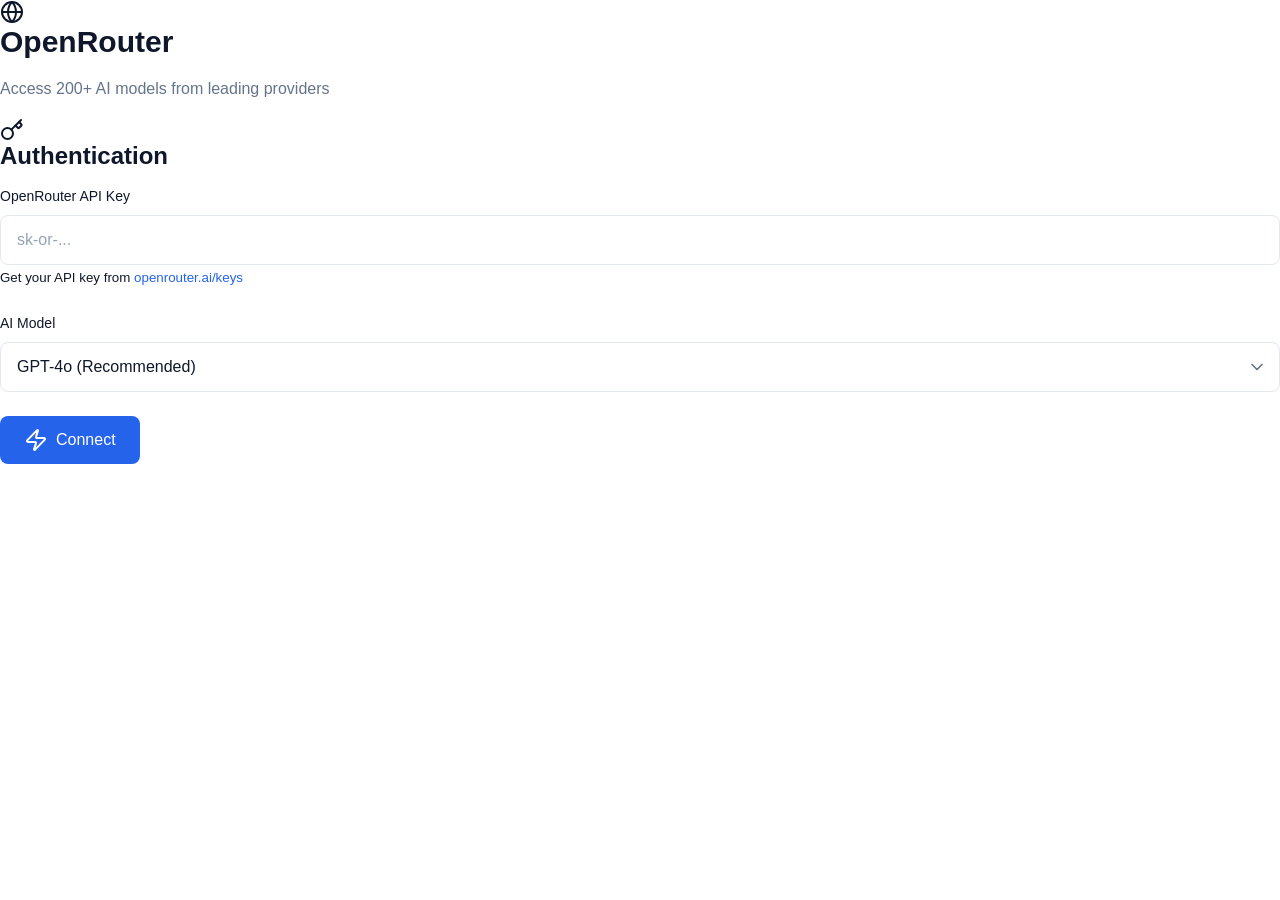
<file: creator/slides/openrouter.html>
<!DOCTYPE html>
<html lang="en">
<head>
  <meta charset="UTF-8">
  <meta name="viewport" content="width=device-width, initial-scale=1.0">
  <title>OpenRouter Slides Creator</title>
  <link rel="stylesheet" href="../assets/css/themes/minimal-theme.css">
  <link rel="stylesheet" href="../assets/css/components/modals.css">
  <script src="../assets/js/lucide/lucide.min.js"></script>
</head>
<body>
  <main class="creator-container">
    <!-- Provider Info -->
    <section class="provider-section">
      <div class="provider-header">
        <div class="provider-title">
          <i data-lucide="globe"></i>
          <h2>OpenRouter</h2>
        </div>
        <p class="provider-description">Access 200+ AI models from leading providers</p>
      </div>
    </section>

    <!-- Authentication Section -->
    <section class="auth-section">
      <h3>
        <i data-lucide="key"></i>
        Authentication
      </h3>

      <div class="form-group">
        <label for="api-key">OpenRouter API Key</label>
        <input type="password" id="api-key" placeholder="sk-or-..." autocomplete="off">
        <small class="form-help">Get your API key from <a href="https://openrouter.ai/keys" target="_blank">openrouter.ai/keys</a></small>
      </div>

      <div class="form-group">
        <label for="model-select">AI Model</label>
        <select id="model-select">
          <option value="openai/gpt-4o" selected>GPT-4o (Recommended)</option>
          <option value="anthropic/claude-3.5-sonnet">Claude 3.5 Sonnet</option>
          <option value="google/gemini-pro-1.5">Gemini Pro 1.5</option>
          <option value="meta-llama/llama-3.1-70b-instruct">Llama 3.1 70B</option>
          <option value="mistralai/mistral-large">Mistral Large</option>
        </select>
      </div>

      <div class="button-group">
        <button id="connect-btn" class="btn btn-primary">
          <i data-lucide="zap"></i>
          Connect
        </button>
        <button id="disconnect-btn" class="btn btn-danger hidden">
          <i data-lucide="x"></i>
          Disconnect
        </button>
      </div>

      <div id="connection-status" class="status-display hidden"></div>
    </section>

    <!-- Presentation Generation Section -->
    <section class="generation-section hidden" id="generation-section">
      <h3>
        <i data-lucide="presentation"></i>
        Generate Presentation
      </h3>

      <div class="form-group">
        <label for="presentation-topic">Presentation Topic</label>
        <textarea id="presentation-topic" rows="4" placeholder="Example: 'The Future of Artificial Intelligence in Healthcare' or 'Introduction to Quantum Computing'"></textarea>
      </div>

      <div class="form-row">
        <div class="form-group form-group-flex">
          <label for="slide-count">Number of Slides</label>
          <select id="slide-count">
            <option value="4">4 slides</option>
            <option value="6">6 slides</option>
            <option value="8" selected>8 slides</option>
            <option value="10">10 slides</option>
            <option value="12">12 slides</option>
          </select>
        </div>
      </div>

      <div class="button-group">
        <button id="enhance-topic-btn" class="btn btn-secondary">
          <i data-lucide="sparkles"></i>
          Enhance Topic
        </button>
        <button id="generate-presentation-btn" class="btn btn-primary btn-lg">
          <i data-lucide="zap"></i>
          Generate Presentation
        </button>
        <button id="clear-form-btn" class="btn btn-danger">
          <i data-lucide="rotate-ccw"></i>
          Clear Form
        </button>
      </div>

      <div id="generation-status" class="status-display hidden"></div>
    </section>

    <!-- Presentation Details Section -->
    <section class="details-section hidden" id="presentation-details-section">
      <h3>
        <i data-lucide="edit"></i>
        Presentation Details
      </h3>

      <div class="form-group">
        <label for="presentation-name">Presentation Name</label>
        <input type="text" id="presentation-name" placeholder="Enter presentation name">
      </div>
    </section>

    <!-- Slides Navigation -->
    <section class="slides-section hidden" id="slides-section">
      <h3>
        <i data-lucide="layers"></i>
        Slides
      </h3>

      <div id="slide-tabs-container" class="tab-container"></div>

      <!-- Canvas Container for Konva -->
      <div id="konva-container" class="konva-container"></div>
    </section>

    <!-- Export Section -->
    <section class="export-section hidden" id="export-section">
      <h3>
        <i data-lucide="download"></i>
        Export & Download
      </h3>

      <div class="export-grid">
        <button id="export-markdown-btn" class="btn btn-primary btn-block">
          <i data-lucide="file-text"></i>
          Export as Markdown (Pandoc-ready)
        </button>

        <button id="export-pdf-btn" class="btn btn-primary btn-block">
          <i data-lucide="file"></i>
          Export as PDF
        </button>

        <button id="export-pptx-btn" class="btn btn-primary btn-block">
          <i data-lucide="presentation"></i>
          Export as PowerPoint
        </button>

        <button id="export-html-btn" class="btn btn-secondary btn-block">
          <i data-lucide="code"></i>
          Export as HTML
        </button>

        <button id="export-json-btn" class="btn btn-secondary btn-block">
          <i data-lucide="brackets"></i>
          Export Data (JSON)
        </button>
      </div>

      <div id="export-status" class="status-display hidden"></div>

      <div class="info-card mt-4">
        <i data-lucide="info"></i>
        <div>
          <h4>Markdown Export Instructions</h4>
          <p>After downloading the markdown file, you can convert it using pandoc:</p>
          <pre class="command-block">
pandoc slides.md -o slides.pdf --pdf-engine=xelatex -t beamer
pandoc slides.md -o slides.pptx</pre>
        </div>
      </div>
    </section>
  </main>

  <!-- Modal for confirmation -->
  <div id="overwrite-modal" class="modal hidden">
    <div class="modal-content">
      <h3>
        <i data-lucide="alert-triangle"></i>
        Overwrite Existing Content?
      </h3>
      <p>You have existing slides. Generating a new presentation will replace the current content.</p>
      <div class="modal-actions">
        <button id="modal-cancel-btn" class="btn btn-secondary">
          <i data-lucide="x"></i>
          Cancel
        </button>
        <button id="modal-confirm-btn" class="btn btn-primary">
          <i data-lucide="check"></i>
          Continue
        </button>
      </div>
    </div>
  </div>

  <script type="module" src="../assets/js/pages/openrouter-slides-page.js"></script>
  <script>lucide.createIcons();</script>
</body>
</html>
</file>
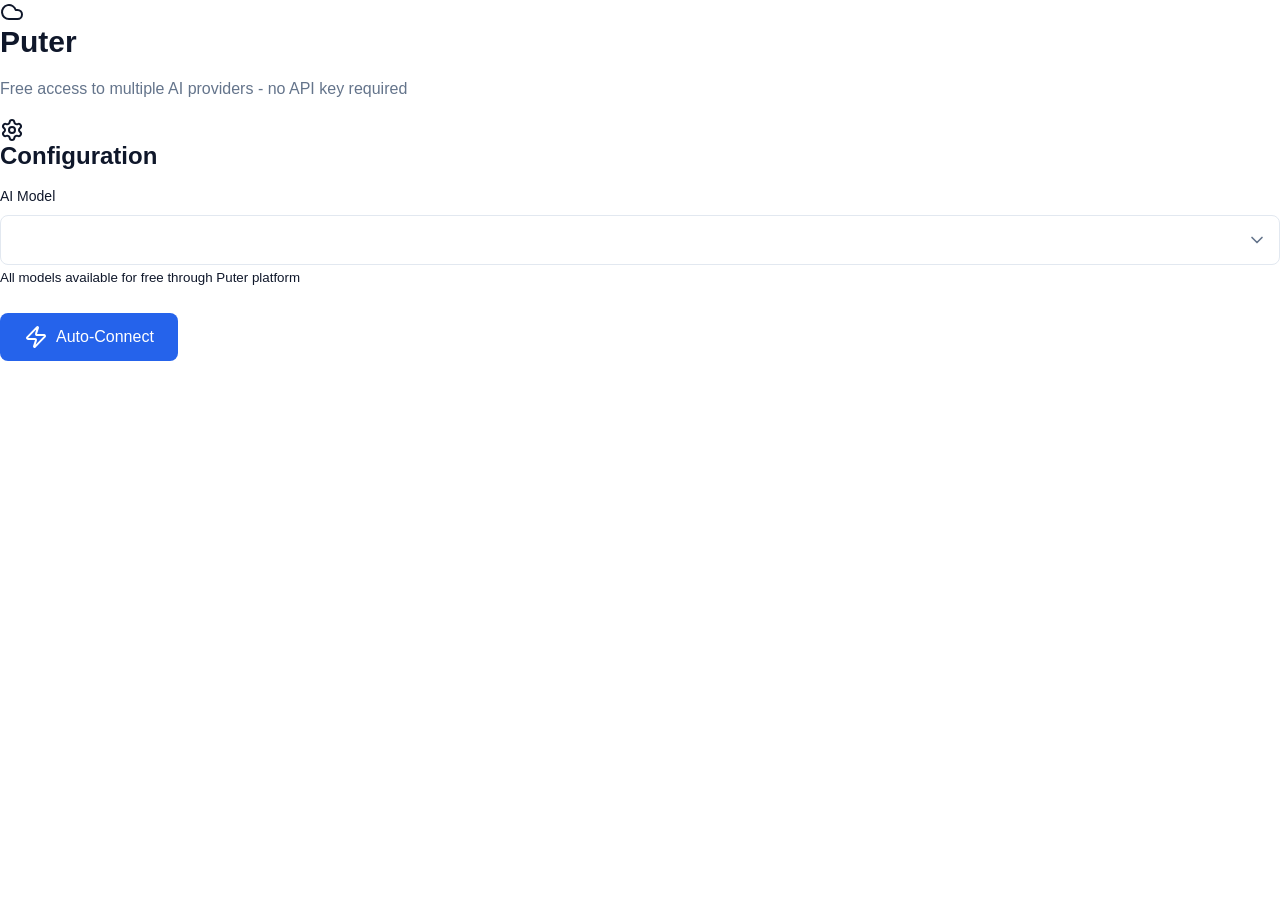
<file: creator/slides/puter.html>
<!DOCTYPE html>
<html lang="en">
<head>
  <meta charset="UTF-8">
  <meta name="viewport" content="width=device-width, initial-scale=1.0">
  <title>Puter Slides Creator</title>
  <link rel="stylesheet" href="../assets/css/themes/minimal-theme.css">
  <link rel="stylesheet" href="../assets/css/components/modals.css">
  <script src="../assets/js/lucide/lucide.min.js"></script>
</head>
<body>
  <main class="creator-container">
    <!-- Provider Info -->
    <section class="provider-section">
      <div class="provider-header">
        <div class="provider-title">
          <i data-lucide="cloud"></i>
          <h2>Puter</h2>
        </div>
        <p class="provider-description">Free access to multiple AI providers - no API key required</p>
      </div>
    </section>

    <!-- Authentication Section -->
    <section class="auth-section">
      <h3>
        <i data-lucide="settings"></i>
        Configuration
      </h3>

      <div class="form-group">
        <label for="model-select">AI Model</label>
        <select id="model-select">
          <option value="claude-3-5-sonnet-20240620" selected>Claude 3.5 Sonnet (Recommended)</option>
          <option value="gpt-4">GPT-4</option>
          <option value="gpt-4o">GPT-4o</option>
          <option value="gpt-4o-mini">GPT-4o Mini</option>
          <option value="claude-3-opus-20240229">Claude 3 Opus</option>
          <option value="claude-3-haiku-20240307">Claude 3 Haiku</option>
          <option value="mistral-large-latest">Mistral Large</option>
        </select>
        <small class="form-help">All models available for free through Puter platform</small>
      </div>

      <div class="button-group">
        <button id="connect-btn" class="btn btn-primary">
          <i data-lucide="zap"></i>
          Auto-Connect
        </button>
        <button id="disconnect-btn" class="btn btn-danger hidden">
          <i data-lucide="x"></i>
          Disconnect
        </button>
      </div>

      <div id="connection-status" class="status-display hidden"></div>
    </section>

    <!-- Presentation Generation Section -->
    <section class="generation-section hidden" id="generation-section">
      <h3>
        <i data-lucide="presentation"></i>
        Generate Presentation
      </h3>

      <div class="form-group">
        <label for="presentation-topic">Presentation Topic</label>
        <textarea id="presentation-topic" rows="4" placeholder="Example: 'The Future of Artificial Intelligence in Healthcare' or 'Introduction to Quantum Computing'"></textarea>
      </div>

      <div class="form-row">
        <div class="form-group form-group-flex">
          <label for="slide-count">Number of Slides</label>
          <select id="slide-count">
            <option value="4">4 slides</option>
            <option value="6">6 slides</option>
            <option value="8" selected>8 slides</option>
            <option value="10">10 slides</option>
            <option value="12">12 slides</option>
          </select>
        </div>
      </div>

      <div class="button-group">
        <button id="enhance-topic-btn" class="btn btn-secondary">
          <i data-lucide="sparkles"></i>
          Enhance Topic
        </button>
        <button id="generate-presentation-btn" class="btn btn-primary btn-lg">
          <i data-lucide="zap"></i>
          Generate Presentation
        </button>
        <button id="clear-form-btn" class="btn btn-danger">
          <i data-lucide="rotate-ccw"></i>
          Clear Form
        </button>
      </div>

      <div id="generation-status" class="status-display hidden"></div>
    </section>

    <!-- Presentation Details Section -->
    <section class="details-section hidden" id="presentation-details-section">
      <h3>
        <i data-lucide="edit"></i>
        Presentation Details
      </h3>

      <div class="form-group">
        <label for="presentation-name">Presentation Name</label>
        <input type="text" id="presentation-name" placeholder="Enter presentation name">
      </div>
    </section>

    <!-- Slides Navigation -->
    <section class="slides-section hidden" id="slides-section">
      <h3>
        <i data-lucide="layers"></i>
        Slides
      </h3>

      <div id="slide-tabs-container" class="tab-container"></div>

      <!-- Canvas Container for Konva -->
      <div id="konva-container" class="konva-container"></div>
    </section>

    <!-- Export Section -->
    <section class="export-section hidden" id="export-section">
      <h3>
        <i data-lucide="download"></i>
        Export & Download
      </h3>

      <div class="export-grid">
        <button id="export-markdown-btn" class="btn btn-primary btn-block">
          <i data-lucide="file-text"></i>
          Export as Markdown (Pandoc-ready)
        </button>

        <button id="export-pdf-btn" class="btn btn-primary btn-block">
          <i data-lucide="file"></i>
          Export as PDF
        </button>

        <button id="export-pptx-btn" class="btn btn-primary btn-block">
          <i data-lucide="presentation"></i>
          Export as PowerPoint
        </button>

        <button id="export-html-btn" class="btn btn-secondary btn-block">
          <i data-lucide="code"></i>
          Export as HTML
        </button>

        <button id="export-json-btn" class="btn btn-secondary btn-block">
          <i data-lucide="brackets"></i>
          Export Data (JSON)
        </button>
      </div>

      <div id="export-status" class="status-display hidden"></div>

      <div class="info-card mt-4">
        <i data-lucide="info"></i>
        <div>
          <h4>Markdown Export Instructions</h4>
          <p>After downloading the markdown file, you can convert it using pandoc:</p>
          <pre class="command-block">
pandoc slides.md -o slides.pdf --pdf-engine=xelatex -t beamer
pandoc slides.md -o slides.pptx</pre>
        </div>
      </div>
    </section>
  </main>

  <!-- Modal for confirmation -->
  <div id="overwrite-modal" class="modal hidden">
    <div class="modal-content">
      <h3>
        <i data-lucide="alert-triangle"></i>
        Overwrite Existing Content?
      </h3>
      <p>You have existing slides. Generating a new presentation will replace the current content.</p>
      <div class="modal-actions">
        <button id="modal-cancel-btn" class="btn btn-secondary">
          <i data-lucide="x"></i>
          Cancel
        </button>
        <button id="modal-confirm-btn" class="btn btn-primary">
          <i data-lucide="check"></i>
          Continue
        </button>
      </div>
    </div>
  </div>

  <script type="module" src="../assets/js/pages/puter-slides-page.js"></script>
  <script>lucide.createIcons();</script>
</body>
</html>
</file>
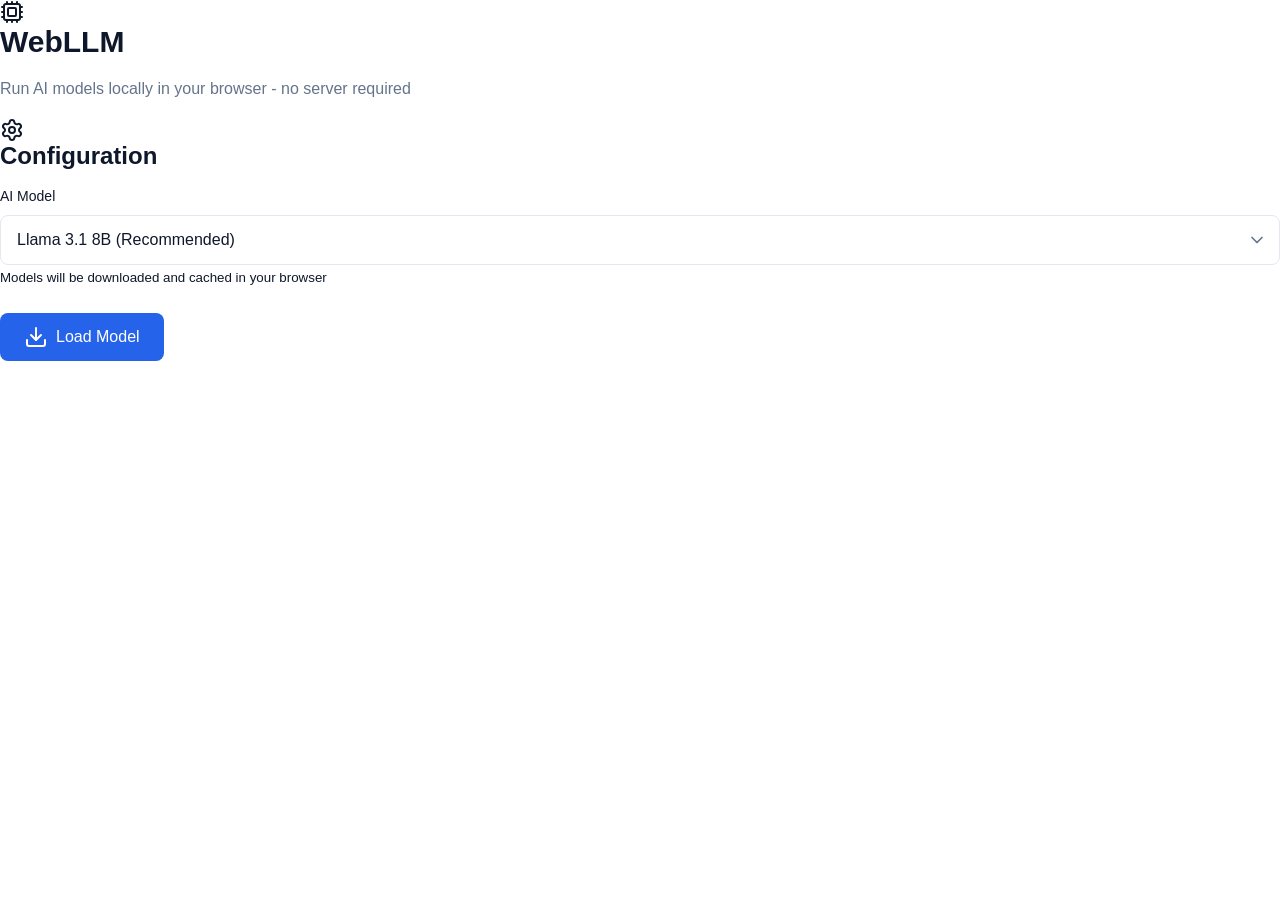
<file: creator/slides/webllm.html>
<!DOCTYPE html>
<html lang="en">
<head>
  <meta charset="UTF-8">
  <meta name="viewport" content="width=device-width, initial-scale=1.0">
  <title>WebLLM Slides Creator</title>
  <link rel="stylesheet" href="../assets/css/themes/minimal-theme.css">
  <link rel="stylesheet" href="../assets/css/components/modals.css">
  <script src="../assets/js/lucide/lucide.min.js"></script>
</head>
<body>
  <main class="creator-container">
    <!-- Provider Info -->
    <section class="provider-section">
      <div class="provider-header">
        <div class="provider-title">
          <i data-lucide="cpu"></i>
          <h2>WebLLM</h2>
        </div>
        <p class="provider-description">Run AI models locally in your browser - no server required</p>
      </div>
    </section>

    <!-- Authentication Section -->
    <section class="auth-section">
      <h3>
        <i data-lucide="settings"></i>
        Configuration
      </h3>

      <div class="form-group">
        <label for="model-select">AI Model</label>
        <select id="model-select">
          <option value="Llama-3.1-8B-Instruct-q4f32_1-MLC" selected>Llama 3.1 8B (Recommended)</option>
          <option value="Phi-3.5-mini-instruct-q4f16_1-MLC">Phi 3.5 Mini</option>
          <option value="Qwen2.5-7B-Instruct-q4f16_1-MLC">Qwen 2.5 7B</option>
          <option value="gemma-2-2b-it-q4f16_1-MLC">Gemma 2 2B</option>
        </select>
        <small class="form-help">Models will be downloaded and cached in your browser</small>
      </div>

      <div id="model-loading-progress" class="progress-container hidden">
        <div class="progress-bar">
          <div id="progress-fill" class="progress-fill"></div>
        </div>
        <p id="progress-text" class="progress-text">Loading model...</p>
      </div>

      <div class="button-group">
        <button id="connect-btn" class="btn btn-primary">
          <i data-lucide="download"></i>
          Load Model
        </button>
        <button id="disconnect-btn" class="btn btn-danger hidden">
          <i data-lucide="x"></i>
          Unload Model
        </button>
      </div>

      <div id="connection-status" class="status-display hidden"></div>
    </section>

    <!-- Presentation Generation Section -->
    <section class="generation-section hidden" id="generation-section">
      <h3>
        <i data-lucide="presentation"></i>
        Generate Presentation
      </h3>

      <div class="form-group">
        <label for="presentation-topic">Presentation Topic</label>
        <textarea id="presentation-topic" rows="4" placeholder="Example: 'The Future of Artificial Intelligence in Healthcare' or 'Introduction to Quantum Computing'"></textarea>
      </div>

      <div class="form-row">
        <div class="form-group form-group-flex">
          <label for="slide-count">Number of Slides</label>
          <select id="slide-count">
            <option value="4">4 slides</option>
            <option value="6">6 slides</option>
            <option value="8" selected>8 slides</option>
            <option value="10">10 slides</option>
            <option value="12">12 slides</option>
          </select>
        </div>
      </div>

      <div class="button-group">
        <button id="enhance-topic-btn" class="btn btn-secondary">
          <i data-lucide="sparkles"></i>
          Enhance Topic
        </button>
        <button id="generate-presentation-btn" class="btn btn-primary btn-lg">
          <i data-lucide="zap"></i>
          Generate Presentation
        </button>
        <button id="clear-form-btn" class="btn btn-danger">
          <i data-lucide="rotate-ccw"></i>
          Clear Form
        </button>
      </div>

      <div id="generation-status" class="status-display hidden"></div>
    </section>

    <!-- Presentation Details Section -->
    <section class="details-section hidden" id="presentation-details-section">
      <h3>
        <i data-lucide="edit"></i>
        Presentation Details
      </h3>

      <div class="form-group">
        <label for="presentation-name">Presentation Name</label>
        <input type="text" id="presentation-name" placeholder="Enter presentation name">
      </div>
    </section>

    <!-- Slides Navigation -->
    <section class="slides-section hidden" id="slides-section">
      <h3>
        <i data-lucide="layers"></i>
        Slides
      </h3>

      <div id="slide-tabs-container" class="tab-container"></div>

      <!-- Canvas Container for Konva -->
      <div id="konva-container" class="konva-container"></div>
    </section>

    <!-- Export Section -->
    <section class="export-section hidden" id="export-section">
      <h3>
        <i data-lucide="download"></i>
        Export & Download
      </h3>

      <div class="export-grid">
        <button id="export-markdown-btn" class="btn btn-primary btn-block">
          <i data-lucide="file-text"></i>
          Export as Markdown (Pandoc-ready)
        </button>

        <button id="export-pdf-btn" class="btn btn-primary btn-block">
          <i data-lucide="file"></i>
          Export as PDF
        </button>

        <button id="export-pptx-btn" class="btn btn-primary btn-block">
          <i data-lucide="presentation"></i>
          Export as PowerPoint
        </button>

        <button id="export-html-btn" class="btn btn-secondary btn-block">
          <i data-lucide="code"></i>
          Export as HTML
        </button>

        <button id="export-json-btn" class="btn btn-secondary btn-block">
          <i data-lucide="brackets"></i>
          Export Data (JSON)
        </button>
      </div>

      <div id="export-status" class="status-display hidden"></div>

      <div class="info-card mt-4">
        <i data-lucide="info"></i>
        <div>
          <h4>Markdown Export Instructions</h4>
          <p>After downloading the markdown file, you can convert it using pandoc:</p>
          <pre class="command-block">
pandoc slides.md -o slides.pdf --pdf-engine=xelatex -t beamer
pandoc slides.md -o slides.pptx</pre>
        </div>
      </div>
    </section>
  </main>

  <!-- Modal for confirmation -->
  <div id="overwrite-modal" class="modal hidden">
    <div class="modal-content">
      <h3>
        <i data-lucide="alert-triangle"></i>
        Overwrite Existing Content?
      </h3>
      <p>You have existing slides. Generating a new presentation will replace the current content.</p>
      <div class="modal-actions">
        <button id="modal-cancel-btn" class="btn btn-secondary">
          <i data-lucide="x"></i>
          Cancel
        </button>
        <button id="modal-confirm-btn" class="btn btn-primary">
          <i data-lucide="check"></i>
          Continue
        </button>
      </div>
    </div>
  </div>

  <script type="module" src="../assets/js/pages/webllm-slides-page.js"></script>
  <script>lucide.createIcons();</script>
</body>
</html>
</file>
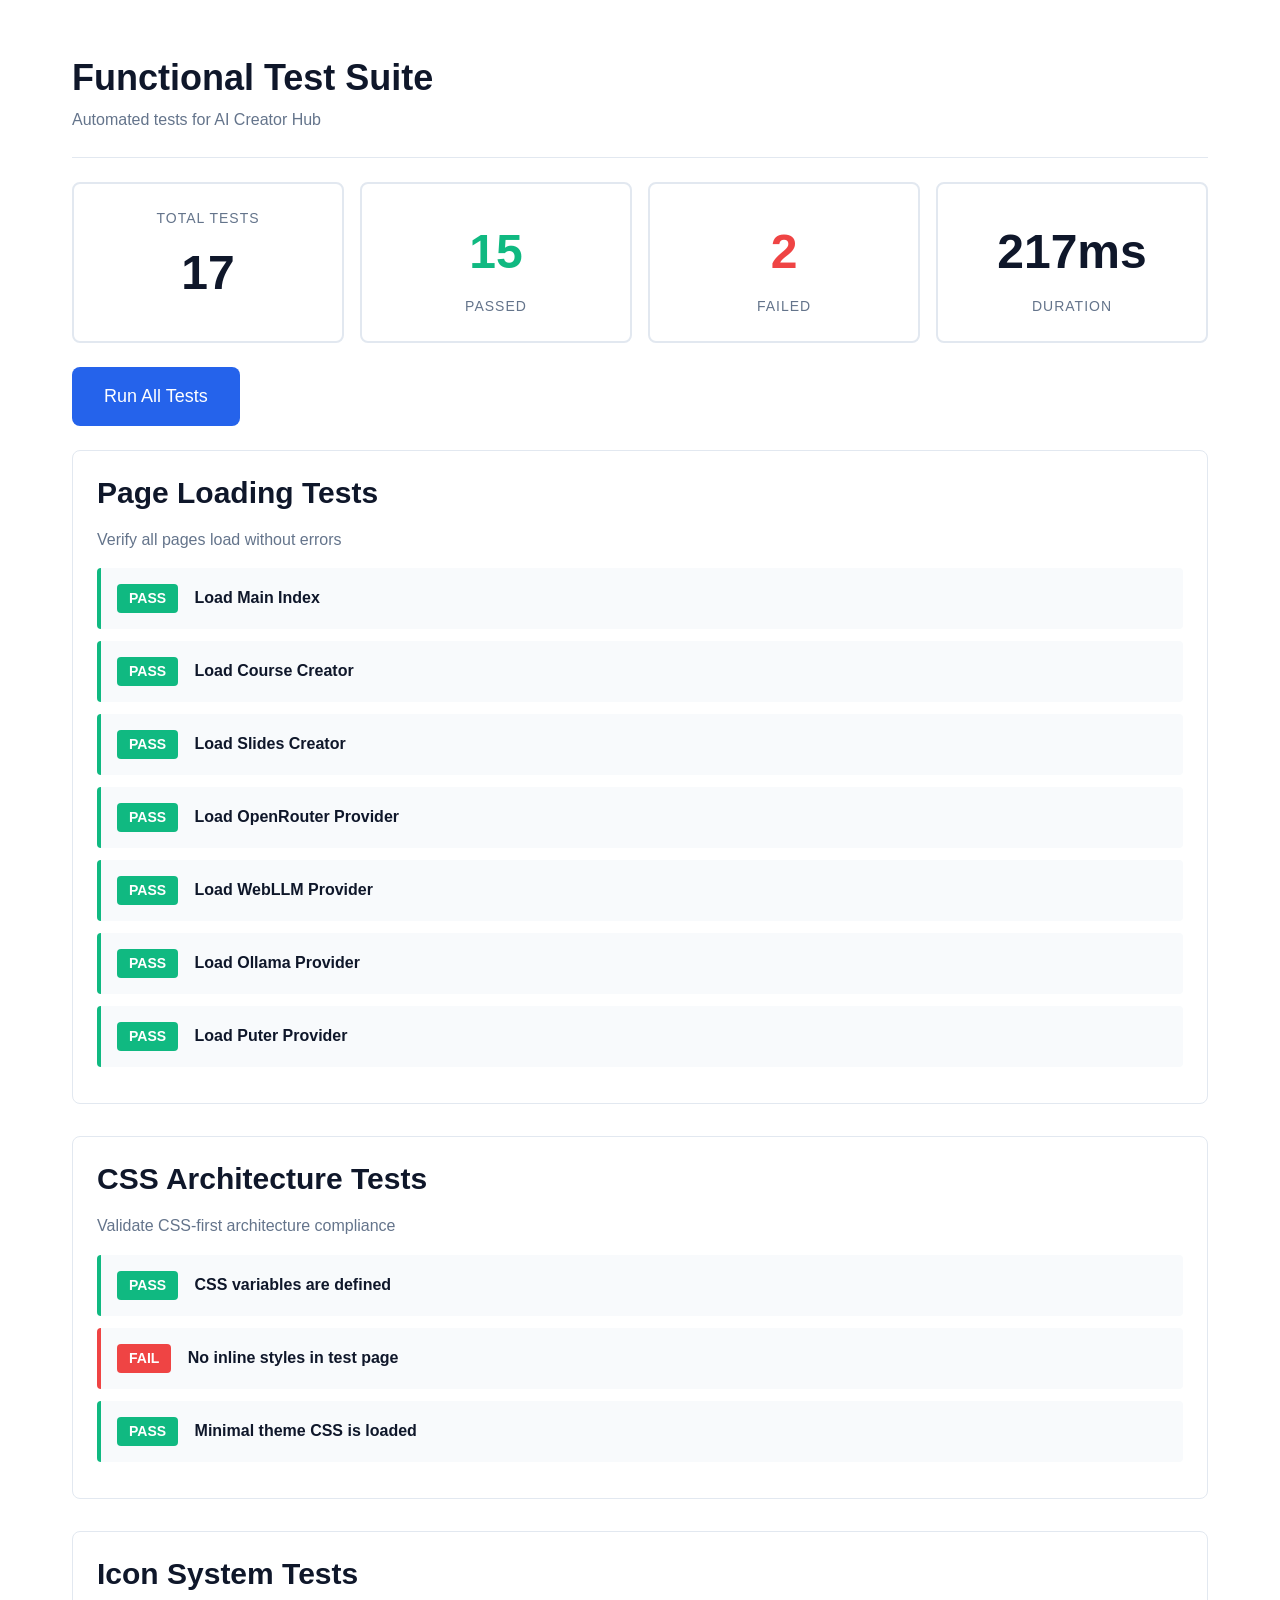
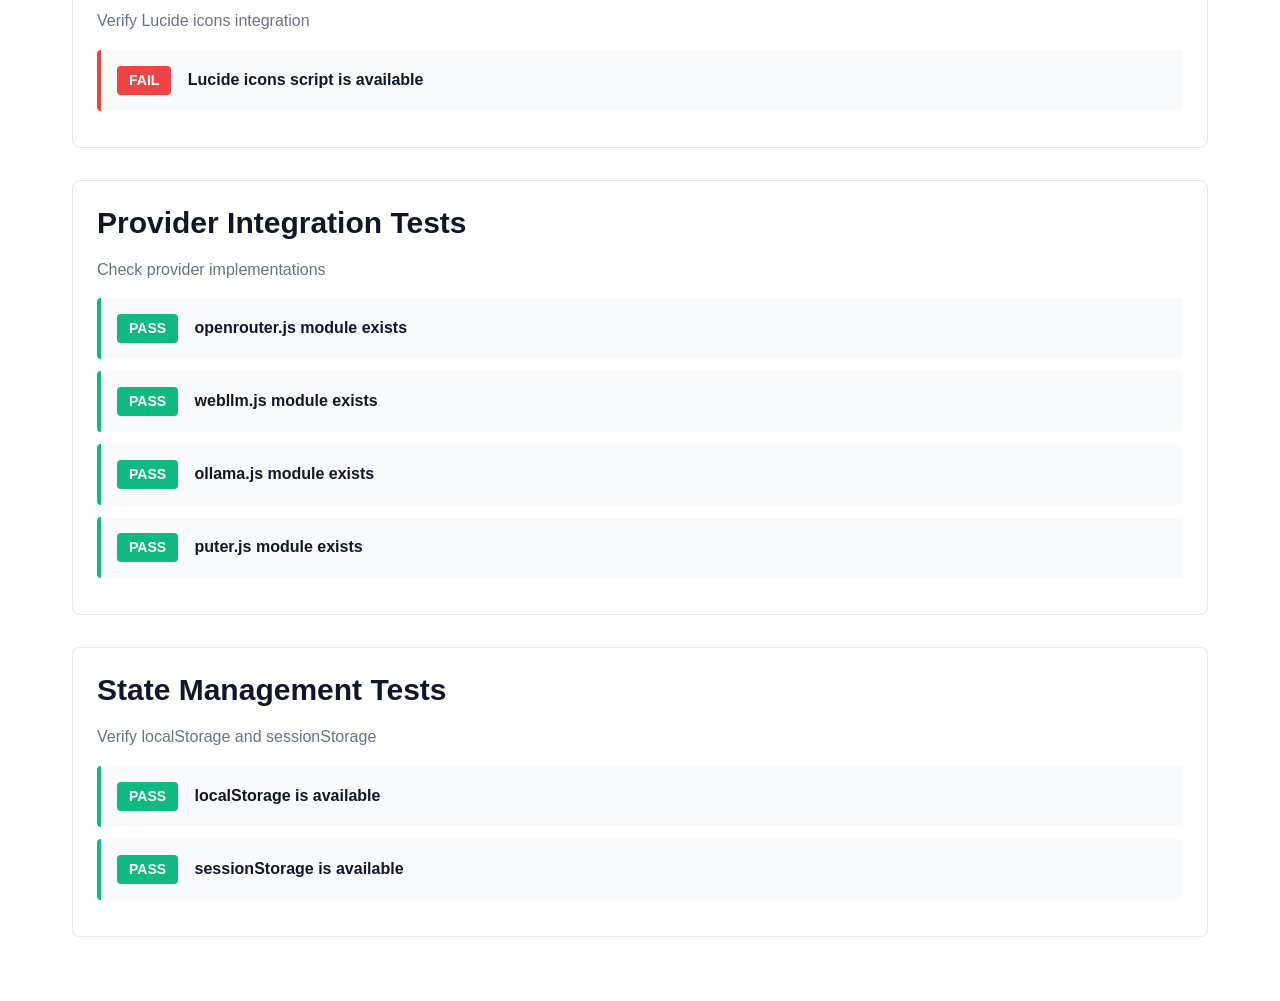
<file: creator/tests/functional-tests.html>
<!DOCTYPE html>
<html lang="en">
<head>
  <meta charset="UTF-8">
  <meta name="viewport" content="width=device-width, initial-scale=1.0">
  <title>Functional Tests - AI Creator Hub</title>
  <link rel="stylesheet" href="../assets/css/themes/minimal-theme.css">
  <style>
    .test-container {
      max-width: 1200px;
      margin: 0 auto;
      padding: var(--spacing-8);
    }

    .test-section {
      margin-bottom: var(--spacing-8);
      padding: var(--spacing-6);
      background: var(--surface);
      border: 1px solid var(--border-primary);
      border-radius: var(--radius-md);
    }

    .test-item {
      padding: var(--spacing-4);
      margin: var(--spacing-3) 0;
      border-left: 4px solid var(--border-primary);
      background: var(--bg-secondary);
      border-radius: var(--radius-sm);
    }

    .test-item.pass {
      border-left-color: var(--color-success);
    }

    .test-item.fail {
      border-left-color: var(--color-error);
    }

    .test-item.running {
      border-left-color: var(--color-warning);
    }

    .test-status {
      display: inline-block;
      padding: var(--spacing-1) var(--spacing-3);
      border-radius: var(--radius-sm);
      font-size: var(--font-size-sm);
      font-weight: 600;
      margin-right: var(--spacing-3);
    }

    .test-status.pass {
      background: var(--color-success);
      color: white;
    }

    .test-status.fail {
      background: var(--color-error);
      color: white;
    }

    .test-status.running {
      background: var(--color-warning);
      color: white;
    }

    .test-summary {
      display: grid;
      grid-template-columns: repeat(auto-fit, minmax(200px, 1fr));
      gap: var(--spacing-4);
      margin-bottom: var(--spacing-6);
    }

    .summary-card {
      padding: var(--spacing-6);
      background: var(--surface);
      border: 2px solid var(--border-primary);
      border-radius: var(--radius-md);
      text-align: center;
    }

    .summary-number {
      font-size: 3rem;
      font-weight: bold;
      margin: var(--spacing-2) 0;
    }

    .summary-label {
      color: var(--text-secondary);
      text-transform: uppercase;
      font-size: var(--font-size-sm);
      letter-spacing: 1px;
    }
  </style>
</head>
<body>
  <div class="test-container">
    <header class="mb-6">
      <h1>Functional Test Suite</h1>
      <p class="text-secondary">Automated tests for AI Creator Hub</p>
    </header>

    <div class="test-summary">
      <div class="summary-card">
        <div class="summary-label">Total Tests</div>
        <div class="summary-number" id="total-tests">0</div>
      </div>
      <div class="summary-card">
        <div class="summary-number" id="passed-tests" style="color: var(--color-success);">0</div>
        <div class="summary-label">Passed</div>
      </div>
      <div class="summary-card">
        <div class="summary-number" id="failed-tests" style="color: var(--color-error);">0</div>
        <div class="summary-label">Failed</div>
      </div>
      <div class="summary-card">
        <div class="summary-number" id="duration">0ms</div>
        <div class="summary-label">Duration</div>
      </div>
    </div>

    <button id="run-tests-btn" class="btn btn-primary btn-lg mb-6">
      Run All Tests
    </button>

    <!-- Page Loading Tests -->
    <section class="test-section">
      <h2>Page Loading Tests</h2>
      <p class="text-secondary mb-4">Verify all pages load without errors</p>
      <div id="page-tests"></div>
    </section>

    <!-- CSS Architecture Tests -->
    <section class="test-section">
      <h2>CSS Architecture Tests</h2>
      <p class="text-secondary mb-4">Validate CSS-first architecture compliance</p>
      <div id="css-tests"></div>
    </section>

    <!-- Icon System Tests -->
    <section class="test-section">
      <h2>Icon System Tests</h2>
      <p class="text-secondary mb-4">Verify Lucide icons integration</p>
      <div id="icon-tests"></div>
    </section>

    <!-- Provider Tests -->
    <section class="test-section">
      <h2>Provider Integration Tests</h2>
      <p class="text-secondary mb-4">Check provider implementations</p>
      <div id="provider-tests"></div>
    </section>

    <!-- State Management Tests -->
    <section class="test-section">
      <h2>State Management Tests</h2>
      <p class="text-secondary mb-4">Verify localStorage and sessionStorage</p>
      <div id="state-tests"></div>
    </section>
  </div>

  <script type="module">
    class TestRunner {
      constructor() {
        this.tests = [];
        this.results = {
          passed: 0,
          failed: 0,
          total: 0
        };
        this.startTime = 0;
      }

      async runTests() {
        this.startTime = Date.now();
        this.results = { passed: 0, failed: 0, total: 0 };

        // Clear previous results
        document.querySelectorAll('[id$="-tests"]').forEach(el => el.innerHTML = '');

        await this.runPageTests();
        await this.runCSSTests();
        await this.runIconTests();
        await this.runProviderTests();
        await this.runStateTests();

        this.updateSummary();
      }

      async runPageTests() {
        const pages = [
          { url: '../index.html', name: 'Main Index' },
          { url: '../course.html', name: 'Course Creator' },
          { url: '../slides.html', name: 'Slides Creator' },
          { url: '../openrouter.html', name: 'OpenRouter Provider' },
          { url: '../webllm.html', name: 'WebLLM Provider' },
          { url: '../ollama.html', name: 'Ollama Provider' },
          { url: '../puter.html', name: 'Puter Provider' }
        ];

        for (const page of pages) {
          await this.test(
            'page-tests',
            `Load ${page.name}`,
            async () => {
              const response = await fetch(page.url);
              return response.ok;
            }
          );
        }
      }

      async runCSSTests() {
        await this.test(
          'css-tests',
          'CSS variables are defined',
          async () => {
            const styles = getComputedStyle(document.documentElement);
            return styles.getPropertyValue('--spacing-4') !== '';
          }
        );

        await this.test(
          'css-tests',
          'No inline styles in test page',
          async () => {
            const elementsWithStyle = document.querySelectorAll('[style]');
            return elementsWithStyle.length === 0;
          }
        );

        await this.test(
          'css-tests',
          'Minimal theme CSS is loaded',
          async () => {
            const links = Array.from(document.styleSheets);
            return links.some(sheet => sheet.href && sheet.href.includes('minimal-theme.css'));
          }
        );
      }

      async runIconTests() {
        await this.test(
          'icon-tests',
          'Lucide icons script is available',
          async () => {
            return typeof lucide !== 'undefined';
          }
        );
      }

      async runProviderTests() {
        const providers = ['openrouter', 'webllm', 'ollama', 'puter'];

        for (const provider of providers) {
          await this.test(
            'provider-tests',
            `${provider}.js module exists`,
            async () => {
              try {
                const module = await import(`../assets/js/providers/${provider}.js`);
                return module !== null;
              } catch {
                return false;
              }
            }
          );
        }
      }

      async runStateTests() {
        await this.test(
          'state-tests',
          'localStorage is available',
          async () => {
            try {
              localStorage.setItem('test', 'value');
              const value = localStorage.getItem('test');
              localStorage.removeItem('test');
              return value === 'value';
            } catch {
              return false;
            }
          }
        );

        await this.test(
          'state-tests',
          'sessionStorage is available',
          async () => {
            try {
              sessionStorage.setItem('test', 'value');
              const value = sessionStorage.getItem('test');
              sessionStorage.removeItem('test');
              return value === 'value';
            } catch {
              return false;
            }
          }
        );
      }

      async test(containerId, name, testFn) {
        this.results.total++;
        const container = document.getElementById(containerId);

        const testItem = document.createElement('div');
        testItem.className = 'test-item running';
        testItem.innerHTML = `
          <span class="test-status running">RUNNING</span>
          <strong>${name}</strong>
        `;
        container.appendChild(testItem);

        try {
          const result = await testFn();

          if (result) {
            this.results.passed++;
            testItem.className = 'test-item pass';
            testItem.innerHTML = `
              <span class="test-status pass">PASS</span>
              <strong>${name}</strong>
            `;
          } else {
            this.results.failed++;
            testItem.className = 'test-item fail';
            testItem.innerHTML = `
              <span class="test-status fail">FAIL</span>
              <strong>${name}</strong>
            `;
          }
        } catch (error) {
          this.results.failed++;
          testItem.className = 'test-item fail';
          testItem.innerHTML = `
            <span class="test-status fail">FAIL</span>
            <strong>${name}</strong>
            <div class="text-secondary" style="margin-top: 8px; font-size: 0.875rem;">
              Error: ${error.message}
            </div>
          `;
        }

        this.updateSummary();
      }

      updateSummary() {
        const duration = Date.now() - this.startTime;
        document.getElementById('total-tests').textContent = this.results.total;
        document.getElementById('passed-tests').textContent = this.results.passed;
        document.getElementById('failed-tests').textContent = this.results.failed;
        document.getElementById('duration').textContent = `${duration}ms`;
      }
    }

    const runner = new TestRunner();

    document.getElementById('run-tests-btn').addEventListener('click', () => {
      runner.runTests();
    });

    // Auto-run tests on load
    window.addEventListener('load', () => {
      setTimeout(() => runner.runTests(), 500);
    });
  </script>
</body>
</html>
</file>
<file: creator/assets/css/themes/minimal-theme.css>
/* Minimal Theme - Main stylesheet that imports all components */

/* Import order is important for CSS cascade */

/* 1. Core foundation */
@import '../core/reset.css';
@import '../core/variables.css';
@import '../core/typography.css';

/* 2. Layout system */
@import '../layouts/containers.css';
@import '../layouts/grid.css';

/* 3. Components */
@import '../components/buttons.css';
@import '../components/cards.css';
@import '../components/forms.css';
@import '../components/tabs.css';
@import '../components/modals.css';
@import '../components/slides.css';

/* 4. Utilities */
.hidden {
  display: none !important;
}

.visible {
  display: block !important;
}

.text-center {
  text-align: center;
}

.text-left {
  text-align: left;
}

.text-right {
  text-align: right;
}

.mt-0 { margin-top: 0; }
.mt-2 { margin-top: var(--spacing-2); }
.mt-4 { margin-top: var(--spacing-4); }
.mt-6 { margin-top: var(--spacing-6); }
.mt-8 { margin-top: var(--spacing-8); }

.mb-0 { margin-bottom: 0; }
.mb-2 { margin-bottom: var(--spacing-2); }
.mb-4 { margin-bottom: var(--spacing-4); }
.mb-6 { margin-bottom: var(--spacing-6); }
.mb-8 { margin-bottom: var(--spacing-8); }

.pt-4 { padding-top: var(--spacing-4); }
.pt-6 { padding-top: var(--spacing-6); }
.pt-8 { padding-top: var(--spacing-8); }

.pb-4 { padding-bottom: var(--spacing-4); }
.pb-6 { padding-bottom: var(--spacing-6); }
.pb-8 { padding-bottom: var(--spacing-8); }

/* Focus visible improvements for accessibility */
*:focus-visible {
  outline: 2px solid var(--color-primary);
  outline-offset: 2px;
}

/* Smooth scrolling */
html {
  scroll-behavior: smooth;
}

/* Loading state */
.loading {
  position: relative;
  pointer-events: none;
  opacity: 0.6;
}

.loading::after {
  content: '';
  position: absolute;
  top: 50%;
  left: 50%;
  width: 20px;
  height: 20px;
  margin: -10px 0 0 -10px;
  border: 2px solid var(--color-primary);
  border-right-color: transparent;
  border-radius: 50%;
  animation: spinner 0.6s linear infinite;
}

@keyframes spinner {
  to {
    transform: rotate(360deg);
  }
}

/* Responsive images */
img {
  max-width: 100%;
  height: auto;
}

/* Editor instance visibility */
.editor-instance {
  display: none;
}

.editor-instance.active {
  display: block;
}

/* Form group flex */
.form-group-flex {
  flex: 1;
}

/* Modal actions */
.modal-actions {
  gap: var(--spacing-3);
  margin-top: var(--spacing-6);
}

/* Card info large */
.card-info-large {
  padding: var(--spacing-12);
}

/* Icon large */
.icon-large {
  width: 48px;
  height: 48px;
  margin: 0 auto var(--spacing-4);
  color: var(--color-primary);
}

/* Print styles */
@media print {
  body {
    background: white;
    color: black;
  }

  header,
  footer,
  .no-print {
    display: none;
  }
}
</file>
<file: creator/assets/css/components/modals.css>
.modal {
  position: fixed;
  top: 0;
  left: 0;
  width: 100%;
  height: 100%;
  background-color: rgba(0, 0, 0, 0.5);
  display: flex;
  align-items: center;
  justify-content: center;
  z-index: 1000;
  backdrop-filter: blur(4px);
}

.modal.hidden {
  display: none;
}

.modal-content {
  background-color: var(--bg-primary);
  border-radius: var(--radius-lg);
  padding: var(--spacing-8);
  max-width: 500px;
  width: 90%;
  box-shadow: var(--shadow-xl);
  animation: modalFadeIn 0.2s ease;
}

@keyframes modalFadeIn {
  from {
    opacity: 0;
    transform: translateY(-20px);
  }
  to {
    opacity: 1;
    transform: translateY(0);
  }
}

.modal-content h3 {
  display: flex;
  align-items: center;
  gap: var(--spacing-2);
  margin-bottom: var(--spacing-4);
  color: var(--text-primary);
}

.modal-content h3 i {
  width: 24px;
  height: 24px;
  color: var(--color-warning);
}

.modal-content p {
  color: var(--text-secondary);
  margin-bottom: var(--spacing-6);
}

.status-display {
  padding: var(--spacing-4);
  border-radius: var(--radius-md);
  background-color: var(--bg-secondary);
  border-left: 4px solid var(--color-primary);
}

.status-display.success {
  background-color: rgba(16, 185, 129, 0.1);
  border-left-color: var(--color-success);
  color: var(--color-success);
}

.status-display.error {
  background-color: rgba(239, 68, 68, 0.1);
  border-left-color: var(--color-error);
  color: var(--color-error);
}

.status-display.warning {
  background-color: rgba(245, 158, 11, 0.1);
  border-left-color: var(--color-warning);
  color: var(--color-warning);
}

.editor-instance {
  margin-bottom: var(--spacing-6);
}

.chapter-tab {
  display: inline-flex;
  align-items: center;
  gap: var(--spacing-2);
  padding: var(--spacing-2) var(--spacing-4);
  background: var(--bg-secondary);
  border: 1px solid var(--border-primary);
  border-radius: var(--radius-md);
  color: var(--text-secondary);
  font-size: var(--font-size-sm);
  cursor: pointer;
  transition: all var(--transition-fast);
  white-space: nowrap;
}

.chapter-tab:hover {
  background: var(--bg-tertiary);
  color: var(--text-primary);
}

.chapter-tab.active {
  background: var(--color-primary);
  color: white;
  border-color: var(--color-primary);
}

#chapter-tabs-container {
  display: flex;
  gap: var(--spacing-2);
  flex-wrap: wrap;
  margin-bottom: var(--spacing-4);
}
</file>
